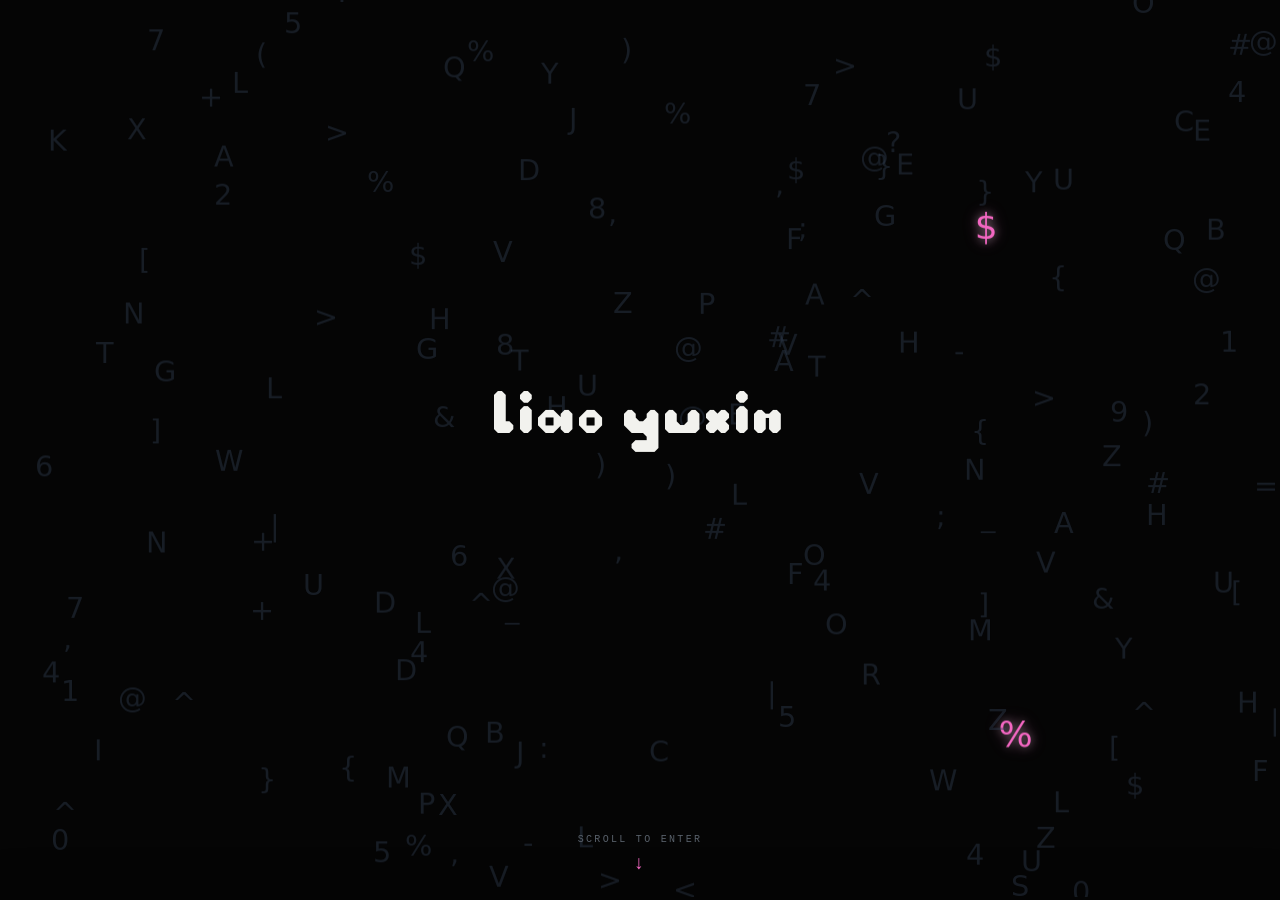
<file: index.html>
<!doctype html>
<html lang="en">
<head>
  <meta charset="UTF-8" />
  <meta name="viewport" content="width=device-width, initial-scale=1.0, viewport-fit=cover" />
  <meta name="theme-color" content="#cfccc7" />
  <meta name="description" content="Step inside Brooke's interactive study." />
  <title>Brooke's Study</title>
  <link rel="stylesheet" href="./styles.css?v=20261102-4" />
  <script src="./vendor/lucide/lucide.min.js"></script>
  <script type="importmap">
    {
      "imports": {
        "three": "./vendor/three/build/three.module.js",
        "three/addons/": "./vendor/three/addons/"
      }
    }
  </script>
</head>
<body>
  <main id="app" class="is-day">
    <div class="scene-fallback" aria-hidden="true"></div>
    <canvas id="scene" aria-label="Interactive 3D study. Select objects to explore Brooke's work and interests."></canvas>

    <section id="rainingIntro" class="raining-intro" aria-label="Opening title" aria-hidden="false">
      <div id="rainingIntroCharacters" class="raining-intro-characters" aria-hidden="true"></div>
      <div class="raining-intro-center">
        <h1 id="rainingIntroTitle">RAINING LETTERS</h1>
      </div>
      <div class="raining-intro-cue" aria-hidden="true">
        <span>SCROLL TO ENTER</span>
        <span class="raining-intro-arrow">&#8595;</span>
      </div>
    </section>

    <div class="toolbar" role="toolbar" aria-label="Room controls">
      <button id="lampToggle" class="icon-button" type="button" aria-pressed="false" title="Toggle desk lamp">
        <i data-lucide="lightbulb"></i>
        <span class="sr-only">Toggle desk lamp</span>
      </button>
      <button id="timeToggle" class="icon-button" type="button" aria-pressed="false" title="Switch to night">
        <i data-lucide="moon"></i>
        <span class="sr-only">Switch to night</span>
      </button>
      <button id="indexToggle" class="icon-button" type="button" aria-expanded="false" aria-controls="objectMenu" title="Open room index">
        <i data-lucide="list"></i>
        <span class="sr-only">Open room index</span>
      </button>
      <button id="rainingIntroToggle" class="icon-button" type="button" title="Show opening">
        <i data-lucide="sparkles"></i>
        <span class="sr-only">Show opening</span>
      </button>
    </div>

    <div id="focusControls" class="focus-controls" role="toolbar" aria-label="Camera controls" hidden>
      <button class="icon-button" type="button" data-camera-action="exit" title="Return to room">
        <i data-lucide="arrow-left"></i>
        <span class="sr-only">Return to room</span>
      </button>
      <button class="icon-button" type="button" data-camera-action="rotate-left" title="Rotate left">
        <i data-lucide="rotate-ccw"></i>
        <span class="sr-only">Rotate left</span>
      </button>
      <button class="icon-button" type="button" data-camera-action="rotate-right" title="Rotate right">
        <i data-lucide="rotate-cw"></i>
        <span class="sr-only">Rotate right</span>
      </button>
      <button class="icon-button" type="button" data-camera-action="zoom-out" title="Zoom out">
        <i data-lucide="zoom-out"></i>
        <span class="sr-only">Zoom out</span>
      </button>
      <button class="icon-button" type="button" data-camera-action="zoom-in" title="Zoom in">
        <i data-lucide="zoom-in"></i>
        <span class="sr-only">Zoom in</span>
      </button>
      <button class="icon-button" type="button" data-camera-action="reset" title="Reset view">
        <i data-lucide="scan"></i>
        <span class="sr-only">Reset view</span>
      </button>
    </div>

    <nav id="objectMenu" class="object-menu" aria-label="Room index" hidden>
      <button type="button" data-focus-object="laptop">Laptop <span>Terminal</span></button>
      <button type="button" data-focus-object="books">Bookshelf <span>Reading notes</span></button>
      <button type="button" data-focus-object="turntable">Turntable <span>Listening shelf</span></button>
      <button type="button" data-focus-object="coffee">Coffee cup <span>Cat-puccino</span></button>
      <button type="button" data-focus-object="camera">Camera <span>Kiev-4</span></button>
      <button type="button" data-focus-object="poster">Wall poster <span>Films and gaze</span></button>
      <button type="button" data-focus-object="sports">Sports corner <span>Practice and endurance</span></button>
      <button type="button" data-focus-object="music">Ukulele <span>Voice notes</span></button>
    </nav>

    <div id="hoverLabel" class="hover-label" aria-hidden="true">
      <span></span>
    </div>

    <button id="laptopHotspot" class="laptop-hotspot" type="button" aria-label="Open laptop terminal" hidden></button>

    <section id="contentPanel" class="content-panel" aria-labelledby="panelTitle" aria-hidden="true">
      <button id="panelClose" class="icon-button panel-close" type="button" title="Return to room">
        <i data-lucide="x"></i>
        <span class="sr-only">Return to room</span>
      </button>
      <p id="panelEyebrow" class="panel-eyebrow"></p>
      <h2 id="panelTitle"></h2>
      <div id="panelBody" class="panel-body"></div>
    </section>

    <section id="terminalOverlay" class="terminal-overlay" aria-label="Brooke terminal" aria-hidden="true">
      <div class="terminal-shell">
        <div class="terminal-bar">
          <span>guest@brooke: ~</span>
        </div>
        <div id="terminalOutput" class="terminal-output" role="log" aria-live="polite"></div>
        <form id="terminalForm" class="terminal-form" autocomplete="off">
          <label for="terminalInput" class="terminal-prompt" aria-label="Command prompt">
            <span class="prompt-user">guest</span><span class="prompt-at">@</span><span class="prompt-host">brooke</span><span>:~$</span>
          </label>
          <input id="terminalInput" name="command" type="text" inputmode="text" autocomplete="off" autocapitalize="off" spellcheck="false" aria-label="Terminal command" />
        </form>
      </div>
    </section>

    <section id="loadingOverlay" class="loading-overlay" data-stage="room" aria-live="polite">
      <div class="loading-simple">
        <span class="loading-spinner" aria-hidden="true"></span>
        <p id="loadingPhase">Loading room...</p>
        <p id="loadingText" class="loading-status">Preparing the study...</p>
        <div class="loading-progress" role="progressbar" aria-label="Loading room" aria-valuemin="0" aria-valuemax="100" aria-valuenow="2">
          <span id="loadingBar"></span>
        </div>
        <span id="loadingPercent" class="loading-percent">02%</span>
      </div>
    </section>

    <div id="errorNotice" class="error-notice" role="alert" hidden>
      <strong>The room could not be opened.</strong>
      <span>The written archive is still available through the terminal index.</span>
    </div>
  </main>

  <script>
    window.__roomBootTimer = window.setTimeout(() => {
      const roomApp = document.querySelector("#app");
      if (roomApp?.classList.contains("is-ready")) return;
      roomApp?.classList.add("is-ready");
      const notice = document.querySelector("#errorNotice");
      if (!notice) return;
      notice.querySelector("strong").textContent = "The 3D room is taking longer than expected.";
      notice.querySelector("span").textContent = "The preview image is available while the room finishes loading.";
      notice.hidden = false;
    }, 18000);
  </script>
  <script type="module" src="./app.js?v=20261102-4"></script>
</body>
</html>
</file>
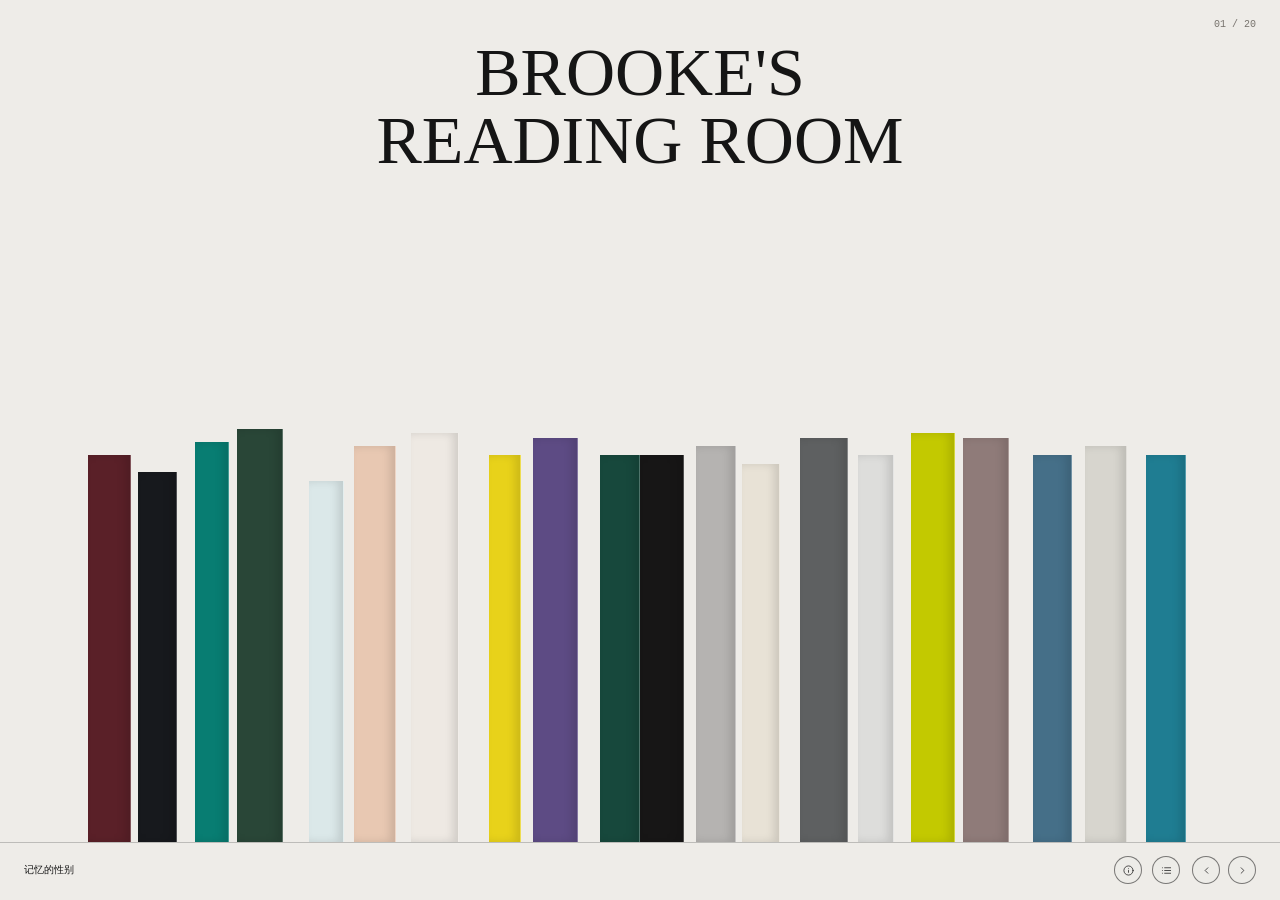
<file: bookshelf/index.html>
<!doctype html>
<html lang="en">
<head>
  <meta charset="UTF-8" />
  <meta name="viewport" content="width=device-width, initial-scale=1.0, viewport-fit=cover" />
  <meta name="theme-color" content="#eeece8" />
  <meta name="description" content="A quiet collection of books selected for Brooke's reading room." />
  <title>Brooke's Reading Room</title>
  <link rel="stylesheet" href="./styles.css?v=20260811-27" />
  <script defer src="./vendor/lucide/lucide.min.js"></script>
</head>
<body>
  <main class="library">
    <header class="masthead" aria-labelledby="pageTitle">
      <div class="masthead-meta" aria-label="Edition details">
        <p><span id="activeNumber">01</span> / <span id="totalBooks">20</span></p>
      </div>
      <h1 id="pageTitle">Brooke's<br />Reading Room</h1>
    </header>

    <section class="shelf-region" aria-label="Brooke's reading room shelf">
      <div class="shelf-toolbar">
        <p id="activeTitle" aria-live="polite">记忆的性别</p>
        <div class="shelf-actions" role="group" aria-label="Shelf navigation">
          <button class="icon-button shelf-help-toggle" id="shelfHelpToggle" type="button" title="How to use the shelf" aria-expanded="false" aria-controls="shelfHelp">
            <i data-lucide="info"></i>
            <span class="sr-only">How to use the shelf</span>
          </button>
          <button class="icon-button book-index-toggle" id="bookIndexToggle" type="button" title="View all books" aria-expanded="false" aria-controls="bookIndex">
            <i data-lucide="list"></i>
            <span class="sr-only">View all books</span>
          </button>
          <button class="icon-button" id="previousBook" type="button" title="Previous book">
            <i data-lucide="chevron-left"></i>
            <span class="sr-only">Previous book</span>
          </button>
          <button class="icon-button" id="nextBook" type="button" title="Next book">
            <i data-lucide="chevron-right"></i>
            <span class="sr-only">Next book</span>
          </button>
        </div>
      </div>

      <aside class="shelf-help" id="shelfHelp" role="dialog" aria-labelledby="shelfHelpTitle" aria-hidden="true" hidden>
        <header>
          <p id="shelfHelpTitle">Shelf controls</p>
          <button class="shelf-help-close" id="shelfHelpClose" type="button" title="Close shelf controls">
            <i data-lucide="x"></i>
            <span class="sr-only">Close shelf controls</span>
          </button>
        </header>
        <div class="shelf-help-row">
          <i data-lucide="mouse-pointer-2" aria-hidden="true"></i>
          <p><strong>Mouse</strong><span>Hover to preview · Click to open</span></p>
        </div>
        <div class="shelf-help-row">
          <i data-lucide="keyboard" aria-hidden="true"></i>
          <p><strong>Keyboard</strong><span><kbd>←</kbd><kbd>→</kbd> choose · <kbd>Space</kbd> open / return</span></p>
        </div>
      </aside>

      <div class="shelf-viewport" id="shelfViewport" tabindex="0" aria-describedby="shelfStatus">
        <div class="books-track" id="booksTrack"></div>
      </div>
      <p class="sr-only" id="shelfStatus">Use the left and right arrow keys to choose a book. Press Space to open it or return to the shelf.</p>
      <div class="shelf-rule" aria-hidden="true"></div>
    </section>

    <section class="book-index" id="bookIndex" aria-labelledby="bookIndexTitle" aria-hidden="true" hidden>
      <header class="book-index-header">
        <div>
          <p>Book index / <span id="bookIndexCount">20</span> volumes</p>
          <h2 id="bookIndexTitle">All books</h2>
        </div>
        <button class="book-index-close" id="bookIndexClose" type="button" title="Return to shelf">
          <i data-lucide="x"></i>
          <span class="sr-only">Return to shelf</span>
        </button>
      </header>
      <ol class="book-index-list" id="bookIndexList"></ol>
    </section>

    <section class="book-detail" id="bookDetail" role="dialog" aria-modal="true" aria-labelledby="detailTitle" aria-hidden="true" hidden>
      <button class="detail-close" id="detailClose" type="button" title="Return to shelf">
        <i data-lucide="x"></i>
        <span class="sr-only">Return to shelf</span>
      </button>

      <div class="detail-book-shell" id="detailBookShell" aria-hidden="true">
        <div class="detail-book">
          <div class="detail-face detail-front" id="detailFront"></div>
        </div>
      </div>

      <div class="detail-copy" id="detailCopy" tabindex="-1">
        <div class="detail-copy-meta">
          <span id="detailNumber">01 / 10</span>
        </div>
        <p class="detail-kicker">Brooke Reading Room</p>
        <h2 id="detailTitle"></h2>
        <p class="detail-author" id="detailAuthor"></p>
        <div class="detail-description" id="detailDescription"></div>
        <div class="detail-footer">
          <button id="detailReturn" type="button">
            <i data-lucide="arrow-left"></i>
            <span>Return to shelf</span>
          </button>
        </div>
      </div>
    </section>
  </main>

  <script defer src="./catalog.js?v=20260811-6"></script>
  <script defer src="./app.js?v=20260811-28"></script>
</body>
</html>
</file>
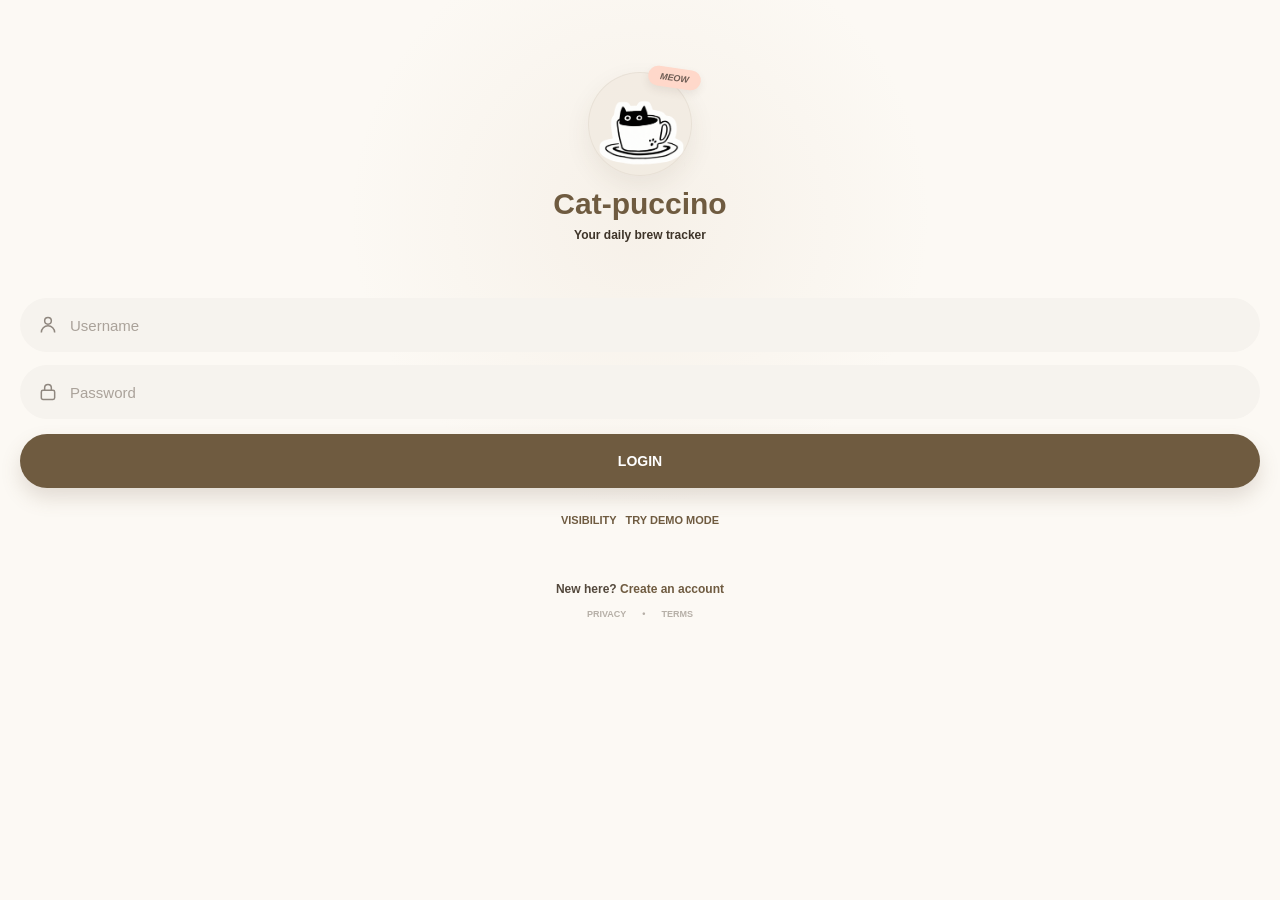
<file: assets/embeds/cat-puccino-preview.html>
<!doctype html>
<html lang="en">
<head>
  <meta charset="UTF-8" />
  <meta name="viewport" content="width=device-width, initial-scale=1.0" />
  <title>Cat-puccino Preview</title>
  <style>
    :root {
      color-scheme: light;
      font-family: "Avenir Next", Avenir, "Segoe UI", sans-serif;
      background: #fcf9f4;
      color: #382f25;
    }

    * {
      box-sizing: border-box;
    }

    html,
    body {
      width: 100%;
      min-height: 100%;
      margin: 0;
      overflow: hidden;
      background: #fcf9f4;
    }

    body {
      min-height: 100vh;
    }

    .screen {
      position: relative;
      display: flex;
      min-height: 100vh;
      padding: clamp(42px, 8vh, 72px) 20px 30px;
      flex-direction: column;
      align-items: center;
      overflow: hidden;
      background:
        radial-gradient(circle at 50% 24%, rgba(220, 202, 180, 0.18), transparent 31%),
        #fcf9f4;
    }

    .screen::before {
      position: absolute;
      inset: 0;
      background-image: radial-gradient(rgba(111, 91, 64, 0.09) 0.7px, transparent 0.7px);
      background-size: 10px 10px;
      content: "";
      opacity: 0.2;
      pointer-events: none;
    }

    .identity,
    .login {
      position: relative;
      z-index: 1;
      width: 100%;
    }

    .identity {
      text-align: center;
    }

    .mascot {
      position: relative;
      display: grid;
      width: 104px;
      aspect-ratio: 1;
      margin: 0 auto 13px;
      place-items: center;
      border: 1px solid rgba(111, 91, 64, 0.08);
      border-radius: 50%;
      background: rgba(240, 233, 223, 0.72);
      box-shadow: 0 10px 26px rgba(76, 58, 34, 0.08);
    }

    .mascot img {
      width: 88%;
      height: 88%;
      object-fit: contain;
    }

    .meow {
      position: absolute;
      top: -5px;
      right: -10px;
      padding: 5px 12px;
      border-radius: 999px;
      background: #ffd8ca;
      box-shadow: 0 4px 9px rgba(91, 65, 55, 0.09);
      color: #6d5b53;
      font-size: 9px;
      font-style: italic;
      font-weight: 700;
      letter-spacing: 0;
      transform: rotate(8deg);
    }

    h1 {
      margin: 0;
      color: #6f5b40;
      font-size: 30px;
      font-weight: 800;
      letter-spacing: 0;
      line-height: 1;
    }

    .subtitle {
      margin: 9px 0 0;
      color: #3e3429;
      font-size: 12px;
      font-weight: 700;
    }

    .login {
      display: grid;
      margin-top: clamp(34px, 7vh, 56px);
      gap: 13px;
    }

    .field {
      display: flex;
      min-height: 54px;
      padding: 0 18px;
      align-items: center;
      gap: 12px;
      border-radius: 999px;
      background: #f6f3ee;
      color: #aaa29a;
    }

    .field svg {
      width: 20px;
      height: 20px;
      flex: 0 0 auto;
      stroke: #8f877f;
      stroke-width: 1.8;
    }

    .field span {
      font-size: 15px;
      font-weight: 500;
    }

    .login-button {
      min-height: 54px;
      margin-top: 2px;
      border: 0;
      border-radius: 999px;
      background: #6f5b40;
      box-shadow: 0 10px 20px rgba(111, 91, 64, 0.18);
      color: white;
      font: inherit;
      font-size: 14px;
      font-weight: 800;
      letter-spacing: 0;
    }

    .demo {
      margin: 13px 0 0;
      color: #6f5b40;
      font-size: 11px;
      font-weight: 800;
      text-align: center;
      text-transform: uppercase;
    }

    .account {
      margin: clamp(34px, 7vh, 56px) 0 0;
      color: #53483c;
      font-size: 12px;
      font-weight: 600;
      text-align: center;
    }

    .account strong {
      color: #6f5b40;
    }

    .legal {
      display: flex;
      margin-top: 13px;
      justify-content: center;
      gap: 16px;
      color: #b6afa7;
      font-size: 9px;
      font-weight: 700;
      letter-spacing: 0;
      text-transform: uppercase;
    }

    .legal span + span::before {
      margin-right: 16px;
      content: "\2022";
    }
  </style>
</head>
<body>
  <main class="screen" aria-label="Cat-puccino login preview">
    <header class="identity">
      <div class="mascot">
        <img src="./cat-cup.png" alt="Cat peeking from a coffee cup" />
        <span class="meow">MEOW</span>
      </div>
      <h1>Cat-puccino</h1>
      <p class="subtitle">Your daily brew tracker</p>
    </header>

    <section class="login" aria-label="Login preview">
      <div class="field">
        <svg viewBox="0 0 24 24" fill="none" aria-hidden="true">
          <path d="M20 21a8 8 0 0 0-16 0" />
          <circle cx="12" cy="7" r="4" />
        </svg>
        <span>Username</span>
      </div>
      <div class="field">
        <svg viewBox="0 0 24 24" fill="none" aria-hidden="true">
          <rect x="4" y="10" width="16" height="11" rx="2" />
          <path d="M8 10V7a4 4 0 0 1 8 0v3" />
        </svg>
        <span>Password</span>
      </div>
      <button class="login-button" type="button" tabindex="-1">LOGIN</button>
      <p class="demo">Visibility&nbsp;&nbsp; Try demo mode</p>
    </section>

    <p class="account">New here? <strong>Create an account</strong></p>
      <div class="legal" aria-hidden="true"><span>Privacy</span><span>Terms</span></div>
  </main>
</body>
</html>
</file>
<file: styles.css>
:root {
  color-scheme: light;
  font-family: Inter, ui-sans-serif, system-ui, -apple-system, BlinkMacSystemFont, "Segoe UI", sans-serif;
  --ink: #171819;
  --muted: #676864;
  --paper: #f4f3ef;
  --line: rgba(23, 24, 25, 0.18);
  --glass: rgba(244, 243, 239, 0.9);
  --accent: #b8493f;
  --terminal: #1b1c1e;
  --terminal-text: #e8e8e2;
  --terminal-muted: #858d96;
  --terminal-green: #70ff3b;
  --terminal-red: #ff5f56;
  --terminal-blue: #5db6e8;
}

@font-face {
  font-family: "Mathigon";
  src: url("./assets/fonts/mathigon-notregular.woff") format("woff");
  font-style: normal;
  font-weight: 400 700;
  font-display: swap;
}

* {
  box-sizing: border-box;
}

[hidden] {
  display: none !important;
}

html,
body {
  width: 100%;
  height: 100%;
  margin: 0;
  overflow: hidden;
  background: #cfccc7;
  color: var(--ink);
}

button,
input {
  font: inherit;
}

button {
  color: inherit;
}

button:focus-visible,
input:focus-visible,
textarea:focus-visible {
  outline: 2px solid var(--accent);
  outline-offset: 3px;
}

.sr-only {
  position: absolute;
  width: 1px;
  height: 1px;
  padding: 0;
  margin: -1px;
  overflow: hidden;
  clip: rect(0, 0, 0, 0);
  white-space: nowrap;
  border: 0;
}

#app {
  position: relative;
  width: 100%;
  height: 100%;
  isolation: isolate;
  background: #cfccc7;
}

.scene-fallback,
#scene {
  position: absolute;
  inset: 0;
  width: 100%;
  height: 100%;
}

.raining-intro {
  --raining-accent: #f367c2;
  position: absolute;
  inset: 0;
  z-index: 90;
  display: grid;
  place-items: center;
  overflow: hidden;
  background: #050505;
  color: #f2f2ee;
  isolation: isolate;
  transform: translateY(0);
  will-change: transform;
  transition: transform 920ms cubic-bezier(0.76, 0, 0.24, 1), visibility 0s linear;
}

.raining-intro::after {
  position: absolute;
  right: 0;
  bottom: 0;
  left: 0;
  height: 3px;
  content: "";
  background: rgba(5, 5, 5, 0.96);
  box-shadow: 0 -14px 30px rgba(0, 0, 0, 0.52);
  pointer-events: none;
}

.raining-intro.is-dismissed {
  transform: translateY(-100%);
  visibility: hidden;
  pointer-events: none;
  transition-delay: 0s, 920ms;
}

.raining-intro-characters {
  position: absolute;
  inset: 0;
  overflow: hidden;
  pointer-events: none;
}

.raining-intro-character {
  position: absolute;
  top: -5vh;
  color: #334155;
  font-family: Inter, ui-sans-serif, system-ui, -apple-system, BlinkMacSystemFont, "Segoe UI", sans-serif;
  font-size: 1.8rem;
  font-weight: 200;
  line-height: 1;
  opacity: 0.4;
  user-select: none;
  will-change: transform;
}

.raining-intro-character.is-active {
  color: var(--raining-accent);
  opacity: 1;
  scale: 1.25;
  text-shadow: 0 0 8px rgba(244, 243, 239, 0.42), 0 0 13px color-mix(in srgb, var(--raining-accent) 42%, transparent);
}

.raining-intro-center {
  position: relative;
  z-index: 2;
  display: grid;
  justify-items: center;
  width: min(720px, calc(100vw - 40px));
  text-align: center;
}

.raining-intro-kicker,
.raining-intro-subtitle,
.raining-intro-cue,
.raining-tuner {
  font-family: "SFMono-Regular", Consolas, "Liberation Mono", Menlo, monospace;
}

.raining-intro-kicker {
  margin: 0 0 24px;
  color: #71839d;
  font-size: 11px;
  letter-spacing: 0.24em;
}

#rainingIntroTitle {
  display: block;
  width: min(580px, 100%);
  min-height: 2.05em;
  margin: 0;
  color: #f2f2ee;
  font-family: "Mathigon", "SFMono-Regular", Consolas, monospace;
  font-size: 60px;
  font-weight: 700;
  letter-spacing: 0.05em;
  line-height: 1;
}

#rainingIntroTitle.is-long {
  font-size: 60px;
}

#rainingIntroTitle.is-very-long {
  width: min(500px, 100%);
  font-size: 60px;
}

#rainingIntroTitle.is-scrambling {
  overflow-wrap: anywhere;
  word-break: break-all;
}

#rainingIntroTitle .dud {
  color: var(--raining-accent);
  opacity: 0.72;
}

.raining-intro-subtitle {
  margin: 24px 0 0;
  color: #8e969f;
  font-size: 12px;
  letter-spacing: 0.08em;
}

.raining-tuner {
  position: absolute;
  top: 50%;
  right: max(20px, env(safe-area-inset-right));
  z-index: 4;
  display: grid;
  width: 210px;
  padding: 14px;
  gap: 18px;
  transform: translateY(-50%);
  border: 1px solid rgba(113, 131, 157, 0.45);
  border-radius: 4px;
  background: rgba(8, 9, 10, 0.84);
  color: #b8c1cc;
  box-shadow: 0 12px 34px rgba(0, 0, 0, 0.28);
  backdrop-filter: blur(12px);
}

.raining-tuner-toolbar {
  display: flex;
  min-height: 24px;
  align-items: center;
  justify-content: flex-end;
  gap: 6px;
}

.raining-save-status {
  margin-right: auto;
  color: var(--raining-accent);
  font-size: 9px;
  letter-spacing: 0.12em;
}

.raining-tuner-content {
  display: grid;
  gap: 18px;
}

.raining-tuner-toggle svg {
  transition: transform 180ms ease;
}

.raining-tuner.is-collapsed {
  width: 58px;
  padding: 8px;
  gap: 0;
}

.raining-tuner.is-collapsed .raining-tuner-content {
  display: none;
}

.raining-tuner.is-collapsed .raining-save-status,
.raining-tuner.is-collapsed #rainingSave,
.raining-tuner.is-collapsed #rainingReset {
  display: none;
}

.raining-tuner.is-collapsed .raining-tuner-toggle svg {
  transform: rotate(180deg);
}

.raining-tuner-group {
  display: grid;
  gap: 10px;
}

.raining-tuner-heading {
  display: flex;
  align-items: center;
  justify-content: space-between;
  gap: 12px;
  font-size: 10px;
  letter-spacing: 0.14em;
}

.raining-tuner-heading label {
  color: #71839d;
}

.raining-tuner-heading > span:not(.raining-speed-readout):not(.raining-tuner-heading-actions) {
  color: #59616b;
  font-size: 9px;
  letter-spacing: 0.08em;
}

.raining-tuner-heading output {
  color: #d7d9d6;
  font-variant-numeric: tabular-nums;
  letter-spacing: 0;
}

.raining-tuner-heading-actions {
  display: inline-flex;
  align-items: center;
  gap: 8px;
}

.raining-tuner-reset {
  display: inline-grid;
  width: 24px;
  height: 24px;
  padding: 0;
  place-items: center;
  border: 1px solid rgba(113, 131, 157, 0.5);
  border-radius: 3px;
  background: transparent;
  color: #8e969f;
  cursor: pointer;
  transition: border-color 160ms ease, color 160ms ease, background-color 160ms ease;
}

.raining-tuner-reset:hover,
.raining-tuner-reset:focus-visible {
  border-color: var(--raining-accent);
  background: color-mix(in srgb, var(--raining-accent) 10%, transparent);
  color: #f2f2ee;
}

.raining-tuner-reset.is-saved {
  border-color: var(--raining-accent);
  background: color-mix(in srgb, var(--raining-accent) 14%, transparent);
  color: var(--raining-accent);
}

.raining-tuner-reset svg {
  width: 13px;
  height: 13px;
  stroke-width: 1.8;
}

.raining-speed-readout {
  display: inline-flex;
  align-items: center;
  gap: 4px;
  color: #d7d9d6;
  font-variant-numeric: tabular-nums;
  letter-spacing: 0;
}

.raining-speed-readout input {
  width: 34px;
  padding: 0;
  border: 0;
  background: transparent;
  color: inherit;
  font: inherit;
  text-align: right;
  appearance: textfield;
}

.raining-speed-readout input::-webkit-inner-spin-button,
.raining-speed-readout input::-webkit-outer-spin-button {
  margin: 0;
  appearance: none;
}

.raining-color-controls {
  display: flex;
  align-items: center;
  gap: 10px;
}

.raining-color-input {
  width: 34px;
  height: 34px;
  flex: 0 0 auto;
  padding: 2px;
  border: 1px solid #53677f;
  border-radius: 3px;
  background: transparent;
  cursor: pointer;
}

.raining-color-input::-webkit-color-swatch-wrapper {
  padding: 0;
}

.raining-color-input::-webkit-color-swatch {
  border: 0;
  border-radius: 1px;
}

.raining-swatches {
  display: grid;
  flex: 1;
  grid-template-columns: repeat(5, 1fr);
  gap: 6px;
}

.raining-swatches button {
  aspect-ratio: 1;
  width: 100%;
  padding: 0;
  border: 1px solid rgba(244, 243, 239, 0.2);
  border-radius: 2px;
  background: var(--swatch);
  cursor: pointer;
}

.raining-swatches button[aria-pressed="true"] {
  outline: 1px solid #f2f2ee;
  outline-offset: 2px;
}

.raining-speed-input {
  width: 100%;
  margin: 0;
  accent-color: var(--raining-accent);
  cursor: pointer;
}

.raining-phrase-input {
  width: 100%;
  min-height: 98px;
  padding: 8px 9px;
  resize: vertical;
  border: 1px solid rgba(113, 131, 157, 0.45);
  border-radius: 3px;
  outline: 0;
  background: rgba(3, 4, 5, 0.72);
  color: #d7d9d6;
  font-family: "SFMono-Regular", Consolas, "Liberation Mono", Menlo, monospace;
  font-size: 10px;
  line-height: 1.5;
}

.raining-phrase-input:focus {
  border-color: var(--raining-accent);
}

.raining-text-speed-heading {
  margin-top: 5px;
}

.raining-intro-cue {
  position: absolute;
  bottom: max(25px, env(safe-area-inset-bottom));
  z-index: 2;
  display: grid;
  justify-items: center;
  gap: 8px;
  color: #59616b;
  font-size: 10px;
  letter-spacing: 0.23em;
  animation: raining-intro-pulse 2.2s ease-in-out infinite;
}

.raining-intro-arrow {
  color: var(--raining-accent);
  font-size: 19px;
}

@keyframes raining-intro-pulse {
  0%, 100% { opacity: 0.55; transform: translateY(0); }
  50% { opacity: 1; transform: translateY(4px); }
}

@media (prefers-reduced-motion: reduce) {
  .raining-intro-cue { animation: none; }
  .raining-intro { transition-duration: 1ms; }
}

@media (max-width: 560px) {
  .raining-tuner {
    top: max(14px, env(safe-area-inset-top));
    right: 14px;
    left: 14px;
    width: auto;
    max-height: min(360px, calc(50vh - 20px));
    padding: 10px 12px;
    grid-template-columns: minmax(0, 1fr) minmax(0, 0.8fr);
    gap: 12px;
    overflow-y: auto;
    scrollbar-width: thin;
    transform: none;
  }

  .raining-tuner-content {
    gap: 12px;
  }

  .raining-phrase-input {
    min-height: 72px;
    resize: none;
  }

  .raining-tuner-toolbar,
  .raining-tuner-content {
    grid-column: 1 / -1;
  }

  .raining-tuner.is-collapsed {
    right: 14px;
    left: auto;
    width: 58px;
    max-height: none;
    overflow: visible;
  }

  #rainingIntroTitle {
    min-height: 92px;
    font-size: 46px;
  }

  #rainingIntroTitle.is-long {
    font-size: 40px;
  }

  #rainingIntroTitle.is-very-long {
    width: min(330px, 100%);
    font-size: 40px;
  }

  .raining-intro-subtitle {
    max-width: 280px;
    line-height: 1.6;
  }
}

.scene-fallback {
  z-index: -2;
  background: #cfccc7;
}

#scene {
  display: block;
  z-index: -1;
  touch-action: none;
  opacity: 0;
  transition: opacity 420ms ease;
}

#app.is-ready #scene {
  opacity: 1;
}

.site-mark {
  position: absolute;
  top: max(24px, env(safe-area-inset-top));
  left: max(26px, env(safe-area-inset-left));
  z-index: 4;
  pointer-events: none;
  user-select: none;
  color: #f4f3ef;
  text-shadow: 0 1px 8px rgba(0, 0, 0, 0.48);
}

.site-mark p,
.site-mark h1 {
  margin: 0;
  letter-spacing: 0;
}

.site-mark p {
  margin-bottom: 5px;
  color: rgba(244, 243, 239, 0.72);
  font-size: 10px;
  font-weight: 700;
}

.site-mark h1 {
  font-family: Georgia, "Times New Roman", serif;
  font-size: 21px;
  line-height: 1;
  font-weight: 700;
}

.toolbar {
  position: absolute;
  top: max(20px, env(safe-area-inset-top));
  left: 50%;
  z-index: 8;
  display: flex;
  gap: 8px;
  transform: translateX(-50%);
}

.focus-controls {
  position: absolute;
  left: max(20px, env(safe-area-inset-left));
  bottom: max(20px, env(safe-area-inset-bottom));
  z-index: 9;
  display: flex;
  gap: 6px;
}

.focus-controls[hidden] {
  display: none;
}

.focus-controls .icon-button {
  width: 38px;
  height: 38px;
  border-color: rgba(255, 255, 255, 0.2);
  background: rgba(23, 24, 25, 0.68);
  color: #f4f3ef;
  backdrop-filter: blur(10px);
}

.focus-controls .icon-button:hover {
  border-color: rgba(255, 255, 255, 0.38);
  background: rgba(23, 24, 25, 0.9);
}

.focus-controls .icon-button svg {
  width: 17px;
  height: 17px;
}

.icon-button {
  position: relative;
  display: inline-grid;
  width: 44px;
  height: 44px;
  padding: 0;
  place-items: center;
  border: 1px solid var(--line);
  border-radius: 50%;
  background: rgba(244, 243, 239, 0.76);
  backdrop-filter: blur(12px);
  cursor: pointer;
  transition: background-color 280ms ease, border-color 280ms ease, color 280ms ease, transform 360ms cubic-bezier(0.22, 1, 0.36, 1);
}

.icon-button:hover {
  background: rgba(255, 255, 255, 0.94);
  border-color: rgba(23, 24, 25, 0.34);
  transform: translateY(-1px);
}

.icon-button svg {
  width: 19px;
  height: 19px;
  stroke-width: 1.7;
}

.object-menu {
  position: absolute;
  top: 78px;
  left: 50%;
  z-index: 10;
  width: min(340px, calc(100vw - 32px));
  padding: 6px;
  transform: translateX(-50%);
  border: 1px solid var(--line);
  border-radius: 6px;
  background: rgba(244, 243, 239, 0.96);
  box-shadow: 0 18px 48px rgba(25, 24, 21, 0.16);
  backdrop-filter: blur(16px);
}

.object-menu[hidden] {
  display: none;
}

.object-menu button {
  display: flex;
  width: 100%;
  min-height: 42px;
  padding: 9px 10px;
  align-items: center;
  justify-content: space-between;
  gap: 20px;
  border: 0;
  border-radius: 3px;
  background: transparent;
  font-size: 13px;
  font-weight: 650;
  text-align: left;
  cursor: pointer;
}

.object-menu button:hover {
  background: #e8e6df;
}

.object-menu button[disabled] {
  color: #999894;
  cursor: not-allowed;
}

.object-menu span {
  color: var(--muted);
  font-size: 11px;
  font-weight: 450;
}

.hover-label {
  position: absolute;
  left: 50%;
  bottom: max(28px, env(safe-area-inset-bottom));
  z-index: 4;
  min-height: 32px;
  padding: 8px 12px;
  transform: translate(-50%, 8px);
  border: 1px solid var(--line);
  border-radius: 4px;
  background: rgba(244, 243, 239, 0.88);
  color: var(--ink);
  font-size: 12px;
  font-weight: 650;
  opacity: 0;
  pointer-events: none;
  transition: opacity 140ms ease, transform 140ms ease;
  backdrop-filter: blur(10px);
}

.hover-label.is-visible {
  opacity: 1;
  transform: translate(-50%, 0);
}

.content-panel {
  position: absolute;
  top: 92px;
  right: max(24px, env(safe-area-inset-right));
  bottom: max(24px, env(safe-area-inset-bottom));
  z-index: 12;
  width: min(380px, calc(100vw - 48px));
  padding: 28px;
  overflow: auto;
  border: 1px solid rgba(255, 255, 255, 0.54);
  border-radius: 6px;
  background: rgba(244, 243, 239, 0.94);
  color: var(--ink);
  box-shadow: 0 28px 70px rgba(19, 18, 16, 0.2);
  opacity: 0;
  pointer-events: none;
  transform: translateX(24px);
  transition: opacity 440ms ease, transform 560ms cubic-bezier(0.22, 1, 0.36, 1), box-shadow 560ms ease;
  backdrop-filter: blur(18px);
  will-change: opacity, transform;
}

.content-panel.is-open {
  opacity: 1;
  pointer-events: auto;
  transform: translateX(0);
}

.content-panel > .panel-eyebrow,
.content-panel > h2,
.content-panel > .panel-body {
  opacity: 0;
  transform: translateY(8px);
  transition: opacity 420ms ease, transform 540ms cubic-bezier(0.22, 1, 0.36, 1);
}

.content-panel.is-open > .panel-eyebrow,
.content-panel.is-open > h2,
.content-panel.is-open > .panel-body {
  opacity: 1;
  transform: translateY(0);
}

.content-panel.is-open > h2 {
  transition-delay: 50ms;
}

.content-panel.is-open > .panel-body {
  transition-delay: 100ms;
}

.panel-close {
  position: absolute;
  top: 16px;
  right: 16px;
  width: 36px;
  height: 36px;
}

.panel-eyebrow {
  margin: 2px 44px 16px 0;
  color: var(--accent);
  font-size: 10px;
  line-height: 1.4;
  font-weight: 800;
}

.content-panel h2 {
  max-width: 300px;
  margin: 0 0 28px;
  font-family: Georgia, "Times New Roman", serif;
  font-size: 30px;
  line-height: 1.08;
  letter-spacing: 0;
  font-weight: 700;
}

.panel-body {
  color: #343533;
  font-family: Georgia, "Times New Roman", serif;
  font-size: 15px;
  line-height: 1.65;
}

.panel-body p {
  margin: 0 0 18px;
}

.panel-list {
  margin: 26px 0 0;
  padding: 0;
  list-style: none;
  border-top: 1px solid var(--line);
}

.panel-list li {
  padding: 16px 0;
  border-bottom: 1px solid var(--line);
}

.panel-list strong,
.panel-list span {
  display: block;
}

.panel-list strong {
  margin-bottom: 4px;
  color: var(--ink);
  font-family: Inter, ui-sans-serif, system-ui, sans-serif;
  font-size: 13px;
}

.panel-list span {
  color: var(--muted);
  font-size: 13px;
}

.content-panel.is-books-panel,
.content-panel.is-sports-panel {
  width: min(860px, calc(100vw - 48px));
}

.content-panel.is-sports-panel {
  top: 58px;
  bottom: 24px;
  padding: clamp(28px, 4vw, 54px);
  border-color: rgba(83, 65, 53, 0.22);
  border-radius: 8px;
  background: rgba(226, 222, 214, 0.97);
  box-shadow: 0 26px 70px rgba(47, 37, 30, 0.24), inset 0 1px 0 rgba(255, 255, 255, 0.35);
}

.content-panel.is-sports-panel > .panel-eyebrow {
  margin: 0 52px 24px 0;
  color: #a84f46;
  font-size: 12px;
  letter-spacing: 0.14em;
}

.content-panel.is-sports-panel > h2 {
  max-width: none;
  margin-bottom: 46px;
  color: #292623;
  font-family: Georgia, "Times New Roman", serif;
  font-size: clamp(32px, 4.4vw, 48px);
  font-weight: 700;
}

.curation-experience {
  display: grid;
  gap: 42px;
  color: #302c28;
  font-family: Inter, ui-sans-serif, system-ui, sans-serif;
}

.curation-main {
  display: grid;
  grid-template-columns: minmax(300px, 1.03fr) minmax(260px, 0.97fr);
  align-items: center;
  gap: clamp(28px, 5vw, 72px);
}

.curation-gallery {
  min-width: 0;
}

.curation-image-frame {
  position: relative;
  width: 100%;
  aspect-ratio: 1 / 1.08;
  overflow: hidden;
  border: 1px solid rgba(83, 65, 53, 0.24);
  border-radius: 30px;
  background: #c4beb4;
  box-shadow: 0 18px 44px rgba(58, 44, 35, 0.2);
  cursor: pointer;
}

.curation-image-frame img {
  display: block;
  width: 100%;
  height: 100%;
  object-fit: cover;
  transition: opacity 300ms ease, transform 700ms cubic-bezier(0.22, 1, 0.36, 1);
}

.curation-image-frame:hover img {
  transform: scale(1.025);
}

.curation-image-frame img.is-changing {
  opacity: 0.2;
}

.curation-dots {
  display: flex;
  min-height: 22px;
  margin-top: 18px;
  justify-content: center;
  align-items: center;
  gap: 12px;
}

.curation-dots button {
  width: 12px;
  height: 12px;
  padding: 0;
  border: 0;
  border-radius: 50%;
  background: #a8a198;
  cursor: pointer;
  transition: width 220ms ease, border-radius 220ms ease, background-color 220ms ease, transform 220ms ease;
}

.curation-dots button[aria-current="true"] {
  width: 34px;
  border-radius: 99px;
  background: #b8493f;
}

.curation-dots button:hover,
.curation-dots button:focus-visible {
  transform: scale(1.12);
}

.curation-copy {
  align-self: center;
}

.curation-icon {
  display: grid;
  width: 76px;
  height: 76px;
  margin-bottom: 24px;
  place-items: center;
  border-radius: 12px;
  background: rgba(184, 73, 63, 0.12);
  color: #b8493f;
  box-shadow: 0 12px 26px rgba(103, 57, 45, 0.1);
}

.curation-icon svg {
  width: 32px;
  height: 32px;
  stroke-width: 1.5;
}

.curation-copy h3 {
  margin: 0 0 26px;
  color: #2b2724;
  font-family: Georgia, "Times New Roman", serif;
  font-size: clamp(25px, 3vw, 36px);
  line-height: 1.05;
  font-weight: 700;
}

.curation-copy p {
  max-width: 34ch;
  margin: 0;
  color: #625b55;
  font-family: Inter, ui-sans-serif, system-ui, sans-serif;
  font-size: clamp(15px, 1.8vw, 21px);
  line-height: 1.6;
}

.curation-tip {
  display: flex;
  margin-top: 30px;
  padding: 15px 18px;
  align-items: center;
  gap: 10px;
  border-left: 3px solid rgba(184, 73, 63, 0.52);
  border-radius: 4px;
  background: rgba(244, 241, 235, 0.62);
  color: #817a72;
  font-size: 13px;
}

.curation-tip svg {
  width: 18px;
  height: 18px;
  color: #b8493f;
  flex: 0 0 auto;
}

.curation-tabs {
  display: flex;
  padding-top: 28px;
  justify-content: center;
  align-items: center;
  flex-wrap: wrap;
  gap: 12px;
  border-top: 1px solid rgba(83, 65, 53, 0.2);
}

.curation-tabs button {
  min-height: 44px;
  padding: 0 28px;
  border: 1px solid rgba(83, 65, 53, 0.26);
  border-radius: 99px;
  background: rgba(255, 255, 255, 0.2);
  color: #716a63;
  cursor: pointer;
  font: 650 14px/1 Inter, ui-sans-serif, system-ui, sans-serif;
  transition: border-color 220ms ease, background-color 220ms ease, color 220ms ease, transform 220ms ease;
}

.curation-tabs button:hover,
.curation-tabs button:focus-visible {
  border-color: rgba(184, 73, 63, 0.58);
  color: #a84f46;
  transform: translateY(-1px);
}

.curation-tabs button[aria-pressed="true"] {
  border-color: #b8493f;
  background: #b8493f;
  color: #fff;
  box-shadow: 0 8px 18px rgba(115, 48, 40, 0.2);
}

.bookshelf-experience {
  display: grid;
  gap: 22px;
}

.bookshelf-intro > p:first-child {
  margin-bottom: 0;
}

.reading-shelf {
  margin-top: 26px;
  font-family: Inter, ui-sans-serif, system-ui, sans-serif;
}

.reading-shelf-row {
  display: flex;
  min-height: 248px;
  padding: 24px 24px 0;
  align-items: flex-end;
  gap: 8px;
  border: 1px solid rgba(29, 28, 25, 0.18);
  border-bottom: 0;
  background: #dddbd4;
  box-shadow: inset 0 20px 34px rgba(45, 43, 38, 0.07);
}

.shelf-book {
  position: relative;
  display: flex;
  width: 82px;
  height: 214px;
  padding: 13px 10px 11px;
  flex: 0 0 auto;
  flex-direction: column;
  justify-content: space-between;
  overflow: hidden;
  border: 1px solid rgba(20, 20, 18, 0.22);
  color: #f2f0e8;
  box-shadow: inset -8px 0 14px rgba(0, 0, 0, 0.1), 2px 2px 0 rgba(255, 255, 255, 0.34);
}

.shelf-book::after {
  content: "";
  position: absolute;
  right: 6px;
  bottom: 0;
  left: 6px;
  height: 3px;
  border-top: 1px solid currentColor;
  border-bottom: 1px solid currentColor;
  opacity: 0.42;
}

.shelf-book-waves {
  height: 224px;
  background: #273c39;
}

.shelf-book-room {
  width: 88px;
  height: 202px;
  background: #914940;
}

.shelf-book-number,
.shelf-book-author {
  font-size: 8px;
  line-height: 1.35;
  font-weight: 700;
  text-transform: uppercase;
}

.shelf-book-number {
  opacity: 0.72;
}

.shelf-book-title {
  font-family: Georgia, "Times New Roman", serif;
  font-size: 15px;
  line-height: 1.08;
}

.shelf-book-author {
  opacity: 0.82;
}

.shelf-book-reserved {
  width: 52px;
  height: 184px;
  padding: 10px 7px;
  justify-content: center;
  align-items: center;
  border-style: dashed;
  background: rgba(246, 244, 238, 0.48);
  color: rgba(31, 31, 29, 0.44);
  box-shadow: none;
}

.shelf-book-reserved::after {
  display: none;
}

.shelf-book-reserved span {
  font-size: 8px;
  font-weight: 750;
  text-transform: uppercase;
  writing-mode: vertical-rl;
  transform: rotate(180deg);
}

.shelf-book-short {
  width: 47px;
  height: 158px;
}

.reading-shelf-board {
  position: relative;
  height: 18px;
  border: 1px solid #594438;
  background: #765b49;
  box-shadow: 0 8px 16px rgba(46, 35, 29, 0.2), inset 0 3px 0 rgba(255, 255, 255, 0.12);
}

.reading-shelf-caption {
  display: flex;
  padding-top: 10px;
  justify-content: space-between;
  gap: 16px;
  color: var(--muted);
  font-size: 8px;
  font-weight: 700;
}

.sports-carousel {
  margin-top: 26px;
  padding: 18px 0 14px;
  overflow: hidden;
  border: 1px solid #242424;
  background: #111;
  color: #f4f3ef;
  font-family: Inter, ui-sans-serif, system-ui, sans-serif;
}

.sports-carousel-track {
  display: flex;
  padding: 0 18px;
  gap: 14px;
  overflow-x: auto;
  scroll-behavior: smooth;
  scroll-snap-type: x mandatory;
  scroll-padding-left: 18px;
  scrollbar-width: none;
  overscroll-behavior-x: contain;
  touch-action: pan-x pan-y;
}

.sports-carousel-track::-webkit-scrollbar {
  display: none;
}

.sports-slide {
  min-width: 0;
  flex: 0 0 78%;
  overflow: hidden;
  border: 1px solid #373737;
  border-radius: 6px;
  background: #202020;
  scroll-snap-align: start;
  transition: border-color 320ms ease, transform 460ms cubic-bezier(0.22, 1, 0.36, 1);
}

.sports-slide:hover {
  border-color: rgba(244, 243, 239, 0.34);
  transform: translateY(-2px);
}

.sports-slide-placeholder {
  position: relative;
  width: 100%;
  aspect-ratio: 4 / 3;
  background: #8d8d89;
}

.sports-slide-placeholder::before,
.sports-slide-placeholder::after {
  content: "";
  position: absolute;
  top: 50%;
  left: 50%;
  background: rgba(255, 255, 255, 0.3);
  transform: translate(-50%, -50%);
}

.sports-slide-placeholder::before {
  width: 34px;
  height: 1px;
}

.sports-slide-placeholder::after {
  width: 1px;
  height: 34px;
}

.sports-slide-copy {
  display: grid;
  min-height: 88px;
  padding: 15px;
  align-content: space-between;
  gap: 12px;
}

.sports-slide-copy span {
  color: #aaa9a5;
  font-size: 8px;
  font-weight: 750;
}

.sports-slide-copy strong {
  font-family: Georgia, "Times New Roman", serif;
  font-size: 18px;
  font-weight: 600;
}

.sports-carousel-footer {
  display: flex;
  min-height: 42px;
  padding: 12px 18px 0;
  align-items: center;
  justify-content: space-between;
  gap: 16px;
}

.sports-carousel-progress,
.sports-carousel-controls {
  display: flex;
  align-items: center;
}

.sports-carousel-progress {
  gap: 6px;
}

.sports-carousel-progress button {
  width: 18px;
  height: 2px;
  padding: 0;
  border: 0;
  background: #444;
  cursor: pointer;
  transition: background-color 180ms ease;
}

.sports-carousel-progress button[aria-current="true"] {
  background: var(--accent);
}

.sports-carousel-controls {
  gap: 7px;
}

.sports-carousel-controls button {
  display: grid;
  width: 32px;
  height: 32px;
  padding: 0;
  place-items: center;
  border: 1px solid #4a4a4a;
  border-radius: 50%;
  background: transparent;
  color: #f4f3ef;
  cursor: pointer;
}

.sports-carousel-controls button:hover,
.sports-carousel-controls button:focus-visible {
  border-color: var(--accent);
  color: var(--accent);
}

.sports-carousel-controls button:disabled {
  cursor: default;
  opacity: 0.32;
}

.sports-carousel-controls svg {
  width: 14px;
  height: 14px;
}

.hobby-archive {
  display: grid;
  gap: 20px;
}

.hobby-index-note {
  max-width: 34ch;
  margin: 0;
  color: var(--muted);
  font-family: Georgia, "Times New Roman", serif;
  font-size: 13px;
  line-height: 1.45;
}

.hobby-index-list {
  border-top: 1px solid var(--line);
}

.hobby-index-item {
  display: grid;
  width: 100%;
  min-height: 66px;
  padding: 12px 0;
  grid-template-columns: 28px minmax(0, 1fr) 18px;
  align-items: center;
  gap: 12px;
  border: 0;
  border-bottom: 1px solid var(--line);
  background: transparent;
  color: inherit;
  text-align: left;
  cursor: pointer;
  transition: color 180ms ease, padding 260ms cubic-bezier(0.22, 1, 0.36, 1);
}

.hobby-index-item:hover,
.hobby-index-item:focus-visible {
  padding-left: 8px;
  color: var(--accent);
}

.hobby-index-number,
.hobby-detail-label {
  color: var(--muted);
  font-family: "Courier New", monospace;
  font-size: 9px;
  font-variant-numeric: tabular-nums;
  text-transform: uppercase;
}

.hobby-index-copy {
  display: grid;
  gap: 3px;
  min-width: 0;
}

.hobby-index-copy strong {
  color: var(--ink);
  font-family: Georgia, "Times New Roman", serif;
  font-size: 19px;
  font-weight: 400;
}

.hobby-index-copy small {
  overflow: hidden;
  color: var(--muted);
  font-size: 10px;
  text-overflow: ellipsis;
  white-space: nowrap;
}

.hobby-index-item svg {
  width: 14px;
  height: 14px;
  stroke-width: 1.5;
}

.hobby-index-item {
  position: relative;
  padding-right: 92px;
  isolation: isolate;
}

.hobby-index-item::before {
  position: absolute;
  top: 50%;
  right: 40px;
  width: 66px;
  height: 46px;
  border: 1px solid rgba(201, 142, 137, 0.35);
  background-color: #d8d5cf;
  background-position: center;
  background-size: cover;
  box-shadow: 0 8px 16px rgba(21, 18, 16, 0.13);
  content: "";
  opacity: 0;
  pointer-events: none;
  transform: translate(8px, -50%) rotate(2deg);
  transition: opacity 220ms ease, transform 320ms cubic-bezier(0.22, 1, 0.36, 1);
  z-index: -1;
}

.hobby-index-item[data-hobby-category="reading"]::before {
  background-image: url("./assets/photos/interests/web/reading/01.jpg");
}

.hobby-index-item[data-hobby-category="films"]::before {
  background-image: url("./assets/photos/interests/web/films/01.jpg");
}

.hobby-index-item[data-hobby-category="music"]::before {
  background-image: url("./assets/photos/interests/web/music/01.jpg");
}

.hobby-index-item[data-hobby-category="sports"]::before {
  background-image: url("./assets/photos/interests/web/sports/01.jpg");
}

.hobby-index-item:hover::before,
.hobby-index-item:focus-visible::before {
  opacity: 1;
  transform: translate(0, -50%) rotate(-3deg);
}

.hobby-inline-panel {
  max-height: 0;
  margin: -1px 0 0;
  overflow: hidden;
  border-bottom: 1px solid var(--line);
  opacity: 0;
  transform: translateY(-8px);
  transition: max-height 420ms cubic-bezier(0.22, 1, 0.36, 1), opacity 220ms ease, transform 320ms ease;
}

.hobby-inline-panel.is-visible {
  max-height: 520px;
  padding: 20px 0 22px;
  opacity: 1;
  transform: translateY(0);
}

.hobby-inline-panel > h3 {
  margin: 0 0 6px;
  font-family: Georgia, "Times New Roman", serif;
  font-size: 20px;
  font-weight: 400;
}

.hobby-inline-panel > p {
  max-width: 38ch;
  margin: 0 0 16px;
  color: var(--muted);
  font-family: Georgia, "Times New Roman", serif;
  font-size: 13px;
  line-height: 1.45;
}

.hobby-inline-panel .hobby-photo-strip {
  margin-top: 0;
}

.interest-photo-frame {
  position: relative;
  overflow: hidden;
  aspect-ratio: 1 / 1.08;
  background: #d8d5cf;
}

.interest-photo-frame img,
.interest-photo-fallback {
  width: 100%;
  height: 100%;
  object-fit: cover;
}

.interest-photo-fallback {
  display: grid;
  place-items: center;
  background:
    linear-gradient(135deg, rgba(255, 255, 255, 0.2), transparent 58%),
    #777a75;
  color: rgba(255, 255, 255, 0.72);
  font-family: "Courier New", monospace;
  font-size: 10px;
}

.interest-photo-fallback[hidden] {
  display: none;
}

.hobby-detail-view[hidden],
.hobby-index-view[hidden],
.hobby-category-panel[hidden] {
  display: none;
}

.hobby-detail-header {
  display: flex;
  min-height: 26px;
  align-items: center;
  justify-content: space-between;
  gap: 12px;
}

.hobby-back-button {
  display: inline-flex;
  min-height: 26px;
  padding: 0;
  align-items: center;
  gap: 7px;
  border: 0;
  background: transparent;
  color: var(--muted);
  cursor: pointer;
  font-family: "Courier New", monospace;
  font-size: 9px;
  text-transform: uppercase;
  transition: color 180ms ease, transform 220ms ease;
}

.hobby-back-button:hover,
.hobby-back-button:focus-visible {
  color: var(--ink);
  transform: translateX(-3px);
}

.hobby-back-button svg {
  width: 13px;
  height: 13px;
  stroke-width: 1.5;
}

.hobby-category-panel h3 {
  margin: 20px 0 6px;
  font-family: Georgia, "Times New Roman", serif;
  font-size: 25px;
  font-weight: 400;
  line-height: 1.05;
}

.hobby-category-panel > p {
  max-width: 38ch;
  margin: 0;
  color: var(--muted);
  font-family: Georgia, "Times New Roman", serif;
  font-size: 12px;
  line-height: 1.45;
}

.hobby-photo-strip {
  display: flex;
  margin: 22px -28px -4px;
  padding: 0 28px 8px;
  gap: 12px;
  overflow-x: auto;
  scrollbar-width: thin;
  scrollbar-color: rgba(31, 30, 28, 0.28) transparent;
  scroll-snap-type: x mandatory;
}

.hobby-photo-strip figure {
  width: 122px;
  margin: 0;
  flex: 0 0 122px;
  scroll-snap-align: start;
}

.hobby-photo-strip img,
.hobby-photo-placeholder {
  display: block;
  width: 122px;
  height: 164px;
  object-fit: cover;
  border: 1px solid rgba(31, 30, 28, 0.18);
  background: #a8a8a3;
}

.hobby-photo-placeholder {
  display: grid;
  place-items: center;
  color: rgba(255, 255, 255, 0.58);
  font-family: "Courier New", monospace;
  font-size: 10px;
}

.hobby-tone-ink { background: #303536; }
.hobby-tone-rose { background: #9a7775; }
.hobby-tone-ochre { background: #a48d63; }
.hobby-tone-sage { background: #879184; }
.hobby-tone-blue { background: #708998; }
.hobby-tone-charcoal { background: #656968; }

.hobby-photo-strip figcaption {
  padding-top: 7px;
  overflow: hidden;
  color: var(--muted);
  font-family: "Courier New", monospace;
  font-size: 9px;
  text-overflow: ellipsis;
  text-transform: uppercase;
  white-space: nowrap;
}

/* Camera archive: a wide darkroom contact sheet. */
.content-panel.is-camera-panel {
  --camera-accent: #c98e89;
  --camera-paper: #eeeae2;
  --camera-muted: #aaa6a0;
  inset: 30px;
  width: auto;
  max-height: none;
  padding: 0;
  overflow: hidden;
  border-color: rgba(241, 236, 228, 0.16);
  border-radius: 8px;
  background: rgba(29, 28, 28, 0.94);
  color: var(--camera-paper);
  box-shadow: 0 34px 90px rgba(27, 23, 22, 0.32);
  transform: translateY(18px) scale(0.985);
  backdrop-filter: blur(28px) saturate(0.78);
}

.content-panel.is-camera-panel.is-open {
  transform: translateY(0) scale(1);
}

.content-panel.is-camera-panel > .panel-close {
  z-index: 8;
  top: 20px;
  right: 20px;
  width: 50px;
  height: 50px;
  border-color: rgba(241, 236, 228, 0.16);
  background: rgba(241, 236, 228, 0.08);
  color: var(--camera-paper);
}

.content-panel.is-camera-panel > .panel-close:focus-visible {
  outline-color: var(--camera-accent);
}

.content-panel.is-camera-panel > .panel-close:hover {
  border-color: rgba(241, 236, 228, 0.32);
  background: rgba(241, 236, 228, 0.14);
}

.content-panel.is-camera-panel > .panel-eyebrow {
  position: absolute;
  z-index: 6;
  top: 30px;
  left: 38px;
  margin: 0;
  color: var(--camera-accent);
  font-family: Inter, ui-sans-serif, system-ui, sans-serif;
  font-size: 10px;
  font-weight: 700;
}

.content-panel.is-camera-panel > h2 {
  position: absolute;
  width: 1px;
  height: 1px;
  margin: -1px;
  overflow: hidden;
  clip: rect(0, 0, 0, 0);
}

.content-panel.is-camera-panel > .panel-body {
  width: 100%;
  height: 100%;
  color: inherit;
}

.camera-archive {
  display: flex;
  width: 100%;
  height: 100%;
  min-height: 0;
  flex-direction: column;
  font-family: Inter, ui-sans-serif, system-ui, sans-serif;
}

.camera-archive-header {
  flex: 0 0 auto;
  min-width: 0;
  padding: 72px 92px 22px 38px;
  border-bottom: 1px solid rgba(241, 236, 228, 0.1);
  background: rgba(34, 33, 33, 0.78);
}

.camera-roll-tabs {
  display: flex;
  gap: 10px;
  overflow-x: auto;
  scrollbar-width: none;
  touch-action: pan-x;
  opacity: 0;
  transform: translateY(9px);
  transition: opacity 520ms ease 170ms, transform 680ms cubic-bezier(0.22, 1, 0.36, 1) 170ms;
}

.content-panel.is-camera-panel.is-open .camera-roll-tabs {
  opacity: 1;
  transform: translateY(0);
}

.camera-roll-tabs::-webkit-scrollbar,
.camera-film-track::-webkit-scrollbar {
  display: none;
}

.camera-roll-tab {
  display: grid;
  min-width: 170px;
  min-height: 54px;
  padding: 12px 15px;
  flex: 0 0 auto;
  align-content: center;
  border: 1px solid rgba(241, 236, 228, 0.1);
  border-radius: 4px;
  background: rgba(241, 236, 228, 0.025);
  color: #8e8b86;
  font: inherit;
  text-align: left;
  cursor: pointer;
  transition: border-color 360ms ease, color 360ms ease, background-color 360ms ease, transform 460ms cubic-bezier(0.22, 1, 0.36, 1);
}

.camera-roll-tab:hover,
.camera-roll-tab:focus-visible,
.camera-roll-tab.is-active {
  border-color: rgba(201, 142, 137, 0.5);
  background: rgba(201, 142, 137, 0.09);
  color: var(--camera-paper);
}

.camera-roll-tab:hover {
  transform: translateY(-1px);
}

.camera-roll-tab:focus-visible {
  outline: 2px solid var(--camera-accent);
  outline-offset: 2px;
}

.camera-roll-tab strong {
  display: block;
}

.camera-roll-tab strong {
  font-family: Georgia, "Times New Roman", serif;
  font-size: 14px;
  font-weight: 500;
}

.camera-roll-tab strong span {
  display: inline-block;
  width: 5px;
  height: 5px;
  margin-right: 9px;
  border-radius: 50%;
  background: var(--camera-accent);
}

.camera-film-stage {
  display: flex;
  min-height: 0;
  padding: 32px 0 20px;
  flex: 1 1 auto;
  align-items: center;
  overflow: hidden;
  background: #292827;
}

.camera-film-roll {
  position: relative;
  width: 100%;
  min-width: 0;
  padding: 30px 0;
  overflow: hidden;
  background: #302f2e;
  color: var(--camera-paper);
}

.camera-film-roll[hidden] {
  display: none;
}

.camera-film-roll::before,
.camera-film-roll::after {
  content: "";
  position: absolute;
  z-index: 2;
  right: 0;
  left: 0;
  height: 24px;
  border-top: 1px solid rgba(241, 236, 228, 0.08);
  border-bottom: 1px solid rgba(241, 236, 228, 0.08);
  background-color: #403e3c;
  background-image: repeating-linear-gradient(90deg, #252423 0 18px, transparent 18px 31px);
  opacity: 0.78;
  pointer-events: none;
}

.camera-film-roll::before {
  top: 0;
}

.camera-film-roll::after {
  bottom: 0;
}

.camera-film-track {
  display: flex;
  width: 100%;
  min-width: 0;
  padding: 0 24px;
  gap: 10px;
  overflow-x: auto;
  scroll-snap-type: x mandatory;
  scroll-padding-left: 24px;
  scrollbar-width: none;
  overscroll-behavior-x: contain;
  touch-action: pan-x;
}

.camera-film-frame {
  position: relative;
  min-width: 280px;
  margin: 0;
  padding: 0;
  flex: 0 0 calc((100% - 20px) / 3);
  border: 0;
  background: transparent;
  color: inherit;
  scroll-snap-align: start;
  opacity: 0.78;
  transition: color 360ms ease, opacity 420ms ease;
}

.camera-film-frame:hover {
  color: var(--camera-accent);
  opacity: 1;
}

.camera-frame-index {
  display: block;
  min-height: 28px;
  padding: 2px 8px 5px;
  color: var(--camera-accent);
  font-family: Georgia, "Times New Roman", serif;
  font-size: 17px;
  font-weight: 500;
  text-align: right;
}

.camera-frame-index i {
  display: inline-block;
  width: 4px;
  height: 4px;
  margin-left: 6px;
  border-radius: 50%;
  background: var(--camera-accent);
  vertical-align: middle;
}

.camera-frame-image {
  position: relative;
  display: grid;
  width: 100%;
  aspect-ratio: 3 / 2;
  place-items: center;
  overflow: hidden;
  border: 1px solid rgba(241, 236, 228, 0.12);
  color: rgba(255, 255, 255, 0.62);
  font-size: clamp(36px, 5vw, 68px);
  font-weight: 300;
}

.camera-film-frame:hover .camera-frame-image,
.camera-film-frame:focus-visible .camera-frame-image {
  border-color: rgba(201, 142, 137, 0.66);
  box-shadow: 0 12px 32px rgba(17, 14, 14, 0.14);
}

.camera-frame-image img {
  width: 100%;
  height: 100%;
  object-fit: cover;
  transform: scale(1);
  transition: transform 520ms cubic-bezier(0.22, 1, 0.36, 1);
  will-change: transform;
}

.camera-frame-image::after {
  content: "";
  position: absolute;
  z-index: 2;
  inset: 0;
  border: 1px solid rgba(255, 255, 255, 0.08);
  pointer-events: none;
  transition: border-color 360ms ease;
}

.camera-film-frame:hover .camera-frame-image img {
  transform: scale(1.025);
}

.camera-film-frame:hover .camera-frame-image::after {
  border-color: rgba(201, 142, 137, 0.66);
}

.camera-lightbox {
  position: absolute;
  z-index: 20;
  inset: 0;
  display: grid;
  padding: clamp(52px, 7vw, 92px);
  place-items: center;
  background: rgba(18, 17, 17, 0.92);
  opacity: 0;
  pointer-events: none;
  backdrop-filter: blur(8px);
  transition: opacity 320ms ease;
}

.camera-lightbox[hidden] {
  display: none;
}

.camera-lightbox.is-open {
  opacity: 1;
  pointer-events: auto;
}

.camera-lightbox > img {
  display: block;
  width: auto;
  max-width: 100%;
  height: auto;
  max-height: 100%;
  object-fit: contain;
  box-shadow: 0 24px 70px rgba(0, 0, 0, 0.36);
  opacity: 0;
  transform: scale(0.975);
  transition: opacity 360ms ease 40ms, transform 520ms cubic-bezier(0.22, 1, 0.36, 1) 40ms;
}

.camera-lightbox.is-open > img {
  opacity: 1;
  transform: scale(1);
}

.camera-lightbox-close {
  position: absolute;
  z-index: 2;
  top: 22px;
  right: 22px;
  display: grid;
  width: 42px;
  height: 42px;
  padding: 0;
  place-items: center;
  border: 1px solid rgba(241, 236, 228, 0.22);
  border-radius: 50%;
  background: rgba(35, 33, 33, 0.62);
  color: var(--camera-paper);
  cursor: pointer;
  transition: border-color 240ms ease, background-color 240ms ease, transform 280ms ease;
}

.camera-lightbox-close:hover {
  border-color: rgba(241, 236, 228, 0.52);
  background: rgba(55, 52, 52, 0.78);
  transform: scale(1.04);
}

.camera-lightbox-close:focus-visible {
  outline: 2px solid var(--camera-accent);
  outline-offset: 3px;
}

.camera-lightbox-close svg {
  width: 18px;
  height: 18px;
}

.camera-tone-silver { background: #a5aaa9; }
.camera-tone-sage { background: #8f9c92; }
.camera-tone-blue { background: #8398a2; }
.camera-tone-rose { background: #ae9394; }
.camera-tone-amber { background: #ae9a7c; }
.camera-tone-charcoal { background: #747b7a; }
.camera-tone-clay { background: #a4867b; }
.camera-tone-moss { background: #879184; }
.camera-tone-sky { background: #98aab1; }
.camera-tone-wine { background: #866c6e; }
.camera-tone-paper { background: #b9b09c; }
.camera-tone-night { background: #58616a; }

@keyframes cameraRollReveal {
  from {
    opacity: 0;
    transform: translateX(18px);
  }
  to {
    opacity: 1;
    transform: translateX(0);
  }
}

@keyframes cameraFrameReveal {
  from {
    opacity: 0;
    transform: translateY(10px);
  }
  to {
    opacity: 0.78;
    transform: translateY(0);
  }
}

.camera-film-roll.is-active {
  animation: cameraRollReveal 680ms cubic-bezier(0.22, 1, 0.36, 1) both;
}

.camera-film-roll.is-active .camera-film-frame {
  animation: cameraFrameReveal 660ms cubic-bezier(0.22, 1, 0.36, 1) backwards;
}

.camera-film-roll.is-active .camera-film-frame:nth-child(2) { animation-delay: 55ms; }
.camera-film-roll.is-active .camera-film-frame:nth-child(3) { animation-delay: 110ms; }
.camera-film-roll.is-active .camera-film-frame:nth-child(4) { animation-delay: 165ms; }

.vinyl-project-note {
  padding-top: 16px;
  border-top: 1px solid var(--line);
  color: var(--muted);
  font-size: 12px;
}

.vinyl-project-note strong {
  color: var(--ink);
}

.content-panel.is-music-panel {
  width: min(500px, calc(100vw - 48px));
}

.ukulele-audio-note {
  display: grid;
  width: min(380px, 100%);
  justify-self: center;
  gap: 12px;
}

.ukulele-access {
  display: grid;
  width: min(320px, 100%);
  margin: 8px auto 10px;
  gap: 7px;
  color: var(--muted);
  font-family: Inter, ui-sans-serif, system-ui, sans-serif;
  text-align: center;
}

.ukulele-access label {
  color: var(--ink);
  font-family: Georgia, "Times New Roman", serif;
  font-size: 19px;
}

.ukulele-access p {
  margin: 0 0 8px;
  font-size: 10px;
}

.ukulele-access-row {
  display: flex;
  align-items: stretch;
  gap: 7px;
}

.ukulele-access-row input {
  min-width: 0;
  flex: 1;
  padding: 8px 10px;
  border: 1px solid var(--line);
  border-radius: 2px;
  outline: 0;
  background: rgba(255, 255, 255, 0.32);
  color: var(--ink);
  font: 13px/1 "SFMono-Regular", Consolas, monospace;
  letter-spacing: 0.16em;
  text-align: center;
  transition: border-color 180ms ease, background-color 180ms ease;
}

.ukulele-access-row input:focus {
  border-color: var(--ink);
  background: rgba(255, 255, 255, 0.58);
}

.ukulele-access-row input[aria-invalid="true"] {
  border-color: #a64f46;
}

.ukulele-access-row button {
  padding: 0 14px;
  border: 1px solid var(--ink);
  border-radius: 2px;
  background: var(--ink);
  color: #f4f3ef;
  cursor: pointer;
  font: 10px/1 Inter, ui-sans-serif, system-ui, sans-serif;
  transition: background-color 180ms ease, transform 180ms ease;
}

.ukulele-access-row button:hover,
.ukulele-access-row button:focus-visible {
  background: #3b3935;
  transform: translateY(-1px);
}

.ukulele-access-message {
  min-height: 14px;
  color: #a64f46;
  font-size: 9px;
}

.ukulele-player[hidden] {
  display: none;
}

.ukulele-player {
  justify-self: center;
  border: 0;
  background: transparent;
  color: var(--ink);
  font-family: Inter, ui-sans-serif, system-ui, sans-serif;
}

.ukulele-controls {
  display: flex;
  min-height: 42px;
  justify-content: center;
  align-items: center;
  gap: 12px;
}

.ukulele-controls button {
  display: grid;
  width: 30px;
  height: 30px;
  padding: 0;
  place-items: center;
  border: 1px solid rgba(23, 23, 21, 0.28);
  border-radius: 50%;
  background: transparent;
  color: var(--ink);
  cursor: pointer;
  transition: border-color 240ms ease, background 240ms ease, transform 240ms ease;
}

.ukulele-controls button:hover,
.ukulele-controls button:focus-visible {
  border-color: var(--ink);
  transform: translateY(-1px);
}

.ukulele-controls .ukulele-play {
  width: 38px;
  height: 38px;
  border-color: var(--ink);
  background: var(--ink);
  color: #f4f3ef;
}

.ukulele-controls svg {
  width: 13px;
  height: 13px;
}

.ukulele-track-list {
  margin: 0;
  padding: 0;
  list-style: none;
  border-top: 1px solid var(--line);
  font-family: Inter, ui-sans-serif, system-ui, sans-serif;
}

.ukulele-track-list li {
  border-bottom: 1px solid var(--line);
}

.ukulele-track-list button {
  display: grid;
  width: 100%;
  min-height: 58px;
  padding: 10px 2px;
  grid-template-columns: 28px minmax(0, 1fr) auto;
  align-items: center;
  gap: 10px;
  border: 0;
  background: transparent;
  color: var(--ink);
  text-align: left;
  cursor: pointer;
  transition: color 220ms ease, padding 320ms cubic-bezier(0.22, 1, 0.36, 1);
}

.ukulele-track-list button:hover,
.ukulele-track-list button:focus-visible,
.ukulele-track-list button[aria-pressed="true"] {
  padding-left: 8px;
  color: var(--accent);
}

.ukulele-track-number,
.ukulele-track-duration {
  color: var(--muted);
  font-size: 9px;
  font-variant-numeric: tabular-nums;
}

.ukulele-track-copy,
.ukulele-track-copy strong,
.ukulele-track-copy span {
  display: block;
  min-width: 0;
}

.ukulele-track-copy strong {
  overflow: hidden;
  font-family: Georgia, "Times New Roman", serif;
  font-size: 14px;
  font-weight: 700;
  text-overflow: ellipsis;
  white-space: nowrap;
}

.ukulele-track-copy span {
  margin-top: 2px;
  color: var(--muted);
  font-size: 9px;
}

.panel-link {
  display: inline-flex;
  margin-top: 8px;
  color: var(--ink);
  font-family: Inter, ui-sans-serif, system-ui, sans-serif;
  font-size: 12px;
  font-weight: 750;
  text-decoration: underline;
  text-underline-offset: 4px;
}

.film-index {
  margin: 26px 0 22px;
  padding: 0;
  list-style: none;
  border-top: 1px solid var(--line);
}

.film-index li {
  border-bottom: 1px solid var(--line);
}

.film-index button {
  display: grid;
  width: 100%;
  padding: 13px 0;
  grid-template-columns: minmax(0, 1fr) 22px;
  align-items: center;
  gap: 12px;
  border: 0;
  background: transparent;
  color: inherit;
  text-align: left;
  cursor: pointer;
}

.film-index-copy {
  min-width: 0;
}

.film-index button:hover strong,
.film-index button:focus-visible strong {
  color: var(--accent);
}

.film-index strong,
.film-index span {
  display: block;
}

.film-index strong {
  margin-bottom: 3px;
  color: var(--ink);
  font-family: Inter, ui-sans-serif, system-ui, sans-serif;
  font-size: 13px;
}

.film-index span,
.film-note-meta {
  color: var(--muted);
  font-size: 12px;
}

.film-index-chevron {
  width: 15px;
  height: 15px;
  justify-self: end;
  color: var(--muted);
  transition: color 320ms ease, transform 420ms cubic-bezier(0.22, 1, 0.36, 1);
}

.film-index button:hover .film-index-chevron,
.film-index button:focus-visible .film-index-chevron,
.film-index button[aria-expanded="true"] .film-index-chevron {
  color: var(--accent);
}

.film-index button[aria-expanded="true"] .film-index-chevron {
  transform: rotate(180deg);
}

.film-inline-note {
  display: grid;
  grid-template-rows: 0fr;
  opacity: 0;
  transition: grid-template-rows 480ms cubic-bezier(0.22, 1, 0.36, 1), opacity 340ms ease;
}

.film-inline-note.is-open {
  grid-template-rows: 1fr;
  opacity: 1;
}

.film-inline-note-inner {
  display: grid;
  padding: 2px 0 18px;
  grid-template-columns: 108px minmax(0, 1fr);
  align-items: start;
  gap: 18px;
  min-height: 0;
  overflow: hidden;
}

.film-inline-poster {
  display: block;
  width: 108px;
  height: 158px;
  border: 1px solid rgba(23, 24, 25, 0.2);
  border-radius: 2px;
  background: #e3e1db;
  object-fit: contain;
}

.film-inline-copy {
  min-width: 0;
  padding-top: 3px;
}

.film-inline-copy h3 {
  margin: 0 0 7px;
  color: var(--ink);
  font-family: Georgia, "Times New Roman", serif;
  font-size: 18px;
  line-height: 1.15;
  letter-spacing: 0;
}

.film-inline-copy .film-inline-meta {
  margin: 0 0 14px;
  color: var(--accent);
  font-family: Inter, ui-sans-serif, system-ui, sans-serif;
  font-size: 9px;
  font-weight: 750;
  letter-spacing: 0.06em;
  text-transform: uppercase;
}

.film-inline-copy .film-inline-description {
  margin: 0;
  padding: 0 30px 0 0;
  color: #575954;
  font-size: 13px;
  line-height: 1.55;
}

.panel-action {
  display: inline-flex;
  align-items: center;
  gap: 8px;
  padding: 10px 0;
  border: 0;
  border-bottom: 1px solid currentColor;
  background: transparent;
  color: var(--ink);
  font-family: Inter, ui-sans-serif, system-ui, sans-serif;
  font-size: 11px;
  font-weight: 800;
  letter-spacing: 0.04em;
  cursor: pointer;
}

.her-gaze-open-link {
  justify-self: start;
  padding: 2px 0 8px;
  border: 0;
  border-bottom: 1px solid currentColor;
  background: transparent;
  color: var(--ink);
  font-family: Inter, ui-sans-serif, system-ui, sans-serif;
  font-size: 10px;
  font-weight: 800;
  letter-spacing: 0.04em;
  cursor: pointer;
}

.panel-action:hover,
.her-gaze-open-link:hover {
  color: var(--accent);
}

.film-note-meta {
  margin-top: -16px;
  font-family: Inter, ui-sans-serif, system-ui, sans-serif;
}

.film-note-quote {
  padding: 16px 0 16px 16px;
  border-left: 2px solid var(--accent);
  color: #57554f;
  font-style: italic;
}

.content-panel.is-poster-panel {
  width: min(500px, calc(100vw - 48px));
}

.content-panel.is-poster-panel.is-reading-stage {
  width: min(720px, 44vw, calc(100vw - 48px));
  transition: opacity 220ms ease, transform 220ms ease, width 760ms cubic-bezier(0.2, 0.8, 0.2, 1);
}

.content-panel.is-poster-panel.is-reading-stage h2 {
  max-width: 520px;
}

.poster-experience {
  display: grid;
  gap: 22px;
}

.film-recommendations > p:first-child {
  margin-bottom: 0;
}

.project-entry-hint {
  display: flex;
  align-items: center;
  gap: 7px;
  margin: 12px 0 0;
  color: rgba(28, 27, 24, 0.66);
  font-family: Inter, ui-sans-serif, system-ui, sans-serif;
  font-size: 10px;
  font-weight: 650;
}

.project-entry-hint svg {
  width: 13px;
  height: 13px;
  flex: 0 0 auto;
}

.content-panel.is-turntable-panel {
  width: min(500px, calc(100vw - 48px));
}

.turntable-experience {
  display: grid;
  gap: 22px;
}

.turntable-intro > p:first-child {
  margin-bottom: 0;
}

.turntable-experience > .vinyl-project-note {
  margin: 0;
}

.content-panel.is-phone-panel {
  width: min(500px, calc(100vw - 48px));
}

.phone-experience {
  display: grid;
  gap: 22px;
}

.phone-project-intro > p:first-child {
  margin-bottom: 0;
}

.embedded-phone {
  position: relative;
  width: min(238px, 100%);
  aspect-ratio: 390 / 844;
  justify-self: center;
  padding: 12px 8px 15px;
  overflow: hidden;
  border: 2px solid #151515;
  border-radius: 38px;
  background: #1b1b1b;
  box-shadow: 0 20px 46px rgba(17, 17, 17, 0.28);
}

.embedded-phone-viewport {
  position: relative;
  width: 100%;
  height: 100%;
  overflow: hidden;
  border-radius: 29px;
  background: #fcf9f4;
}

.embedded-phone iframe {
  display: block;
  width: 100%;
  height: 100%;
  border: 0;
  background: #fcf9f4;
}

.phone-speaker,
.phone-home-indicator {
  position: absolute;
  left: 50%;
  z-index: 4;
  display: block;
  background: rgba(255, 255, 255, 0.78);
  pointer-events: none;
  transform: translateX(-50%);
}

.phone-speaker {
  top: 7px;
  width: 34px;
  height: 3px;
  border-radius: 3px;
  opacity: 0.55;
}

.phone-home-indicator {
  bottom: 5px;
  width: 54px;
  height: 3px;
  border-radius: 3px;
}

.film-index-label {
  margin: 0 0 5px;
  color: var(--accent);
  font-family: Inter, ui-sans-serif, system-ui, sans-serif;
  font-size: 9px;
  font-weight: 800;
  letter-spacing: 0.08em;
}

.project-preview-frame {
  view-transition-name: her-gaze-browser;
  transition: box-shadow 420ms ease, transform 520ms cubic-bezier(0.22, 1, 0.36, 1);
}

.embedded-browser {
  position: relative;
  display: flex;
  aspect-ratio: 16 / 9;
  flex-direction: column;
  min-width: 0;
  overflow: hidden;
  border: 2px solid #000;
  border-radius: 11px;
  background: #111;
  box-shadow: 0 16px 38px rgba(19, 18, 16, 0.18);
}

::view-transition-group(her-gaze-browser) {
  z-index: 80;
  animation-duration: 980ms;
  animation-timing-function: cubic-bezier(0.4, 0, 0.2, 1);
}

::view-transition-old(her-gaze-browser),
::view-transition-new(her-gaze-browser) {
  height: 100%;
  mix-blend-mode: normal;
}

::view-transition-old(root),
::view-transition-new(root) {
  animation-duration: 720ms;
  animation-timing-function: ease;
}

#app.is-her-gaze-transitioning .content-panel {
  pointer-events: none;
}

#app.is-her-gaze-transitioning .project-preview-frame {
  transform-origin: top left;
  backface-visibility: hidden;
  isolation: isolate;
  will-change: transform;
}

#app.is-her-gaze-geometry-opening .project-preview-frame {
  transition: transform 980ms cubic-bezier(0.4, 0, 0.2, 1), border-radius 980ms cubic-bezier(0.4, 0, 0.2, 1);
}

#app.is-her-gaze-geometry-opening .content-panel {
  transition: background-color 720ms ease-out;
}

#app.is-her-gaze-geometry-closing .project-preview-frame {
  transition: transform 760ms cubic-bezier(0.4, 0, 0.2, 1), border-radius 760ms cubic-bezier(0.4, 0, 0.2, 1);
}

#app.is-her-gaze-geometry-closing .content-panel {
  transition: background-color 560ms ease-in;
}

.embedded-browser-chrome {
  display: grid;
  min-height: 28px;
  padding: 4px 9px;
  flex: 0 0 28px;
  grid-template-columns: minmax(0, 1fr);
  align-items: center;
  gap: 7px;
  border-bottom: 2px solid #000;
  background: #111;
}

.browser-address {
  min-width: 0;
  width: min(58%, 420px);
  margin: 0 auto;
  padding: 3px 10px;
  overflow: hidden;
  border: 1px solid #000;
  border-radius: 9px;
  background: #252525;
  color: #f0f0ef;
  font-family: Inter, ui-sans-serif, system-ui, sans-serif;
  font-size: 7px;
  font-weight: 650;
  text-align: center;
  text-overflow: ellipsis;
  white-space: nowrap;
}

.embedded-browser-viewport {
  position: relative;
  min-height: 0;
  height: auto;
  flex: 1;
  overflow: hidden;
  background: #111;
}

.embedded-browser iframe {
  display: block;
  width: 227.2727%;
  height: 227.2727%;
  border: 0;
  transform: scale(0.44);
  transform-origin: 0 0;
  background: #121212;
}

.browser-embed-loading {
  position: absolute;
  inset: 0;
  z-index: 1;
  display: grid;
  place-items: center;
  background:
    linear-gradient(rgba(10, 10, 10, 0.68), rgba(10, 10, 10, 0.68)),
    url("./assets/room/textures/delphine-behind-camera.png") center / cover no-repeat;
  color: rgba(255, 255, 255, 0.82);
  font-family: Inter, ui-sans-serif, system-ui, sans-serif;
  font-size: 9px;
  font-weight: 650;
  letter-spacing: 0.08em;
  text-transform: uppercase;
  transition: opacity 240ms ease;
}

.embedded-browser[data-project-browser="cosmic-vinyl"] .browser-embed-loading {
  background: #050509;
}

.embedded-browser[data-project-browser="bookshelf"] .embedded-browser-viewport,
.embedded-browser[data-project-browser="bookshelf"] .browser-embed-loading {
  background: #eeece8;
}

.embedded-browser[data-project-browser="bookshelf"] {
  border: 1px solid rgba(47, 45, 42, 0.26);
  background: #d6d3ce;
  box-shadow: 0 14px 36px rgba(35, 32, 28, 0.12);
  transition: border-color 720ms ease, background-color 720ms ease, box-shadow 420ms ease, transform 520ms cubic-bezier(0.22, 1, 0.36, 1);
}

.embedded-browser[data-project-browser="bookshelf"] .embedded-browser-chrome {
  border-bottom: 1px solid rgba(47, 45, 42, 0.18);
  background: #d6d3ce;
  transition: border-color 720ms ease, background-color 720ms ease;
}

.embedded-browser[data-project-browser="bookshelf"] .browser-address {
  border-color: rgba(47, 45, 42, 0.18);
  background: rgba(238, 236, 232, 0.66);
  color: #4f4b46;
  font-weight: 600;
  transition: border-color 720ms ease, background-color 720ms ease, color 720ms ease;
}

.embedded-browser[data-project-browser="bookshelf"].is-book-theme-active {
  border-color: color-mix(in srgb, var(--bookshelf-theme-ink) 24%, var(--bookshelf-theme-bg));
  background: var(--bookshelf-theme-bg);
}

.embedded-browser[data-project-browser="bookshelf"].is-book-theme-active .embedded-browser-chrome {
  border-bottom-color: color-mix(in srgb, var(--bookshelf-theme-ink) 22%, transparent);
  background: var(--bookshelf-theme-bg);
}

.embedded-browser[data-project-browser="bookshelf"].is-book-theme-active .browser-address {
  border-color: color-mix(in srgb, var(--bookshelf-theme-ink) 22%, transparent);
  background: color-mix(in srgb, var(--bookshelf-theme-bg) 84%, white 16%);
  color: var(--bookshelf-theme-ink);
}

.embedded-browser[data-project-browser="bookshelf"] .browser-embed-loading {
  color: rgba(21, 21, 21, 0.62);
}

.embedded-phone[data-project-browser="cat-puccino"] .browser-embed-loading {
  background: #fcf9f4;
  color: rgba(78, 64, 47, 0.68);
}

.project-preview-frame.is-frame-ready .browser-embed-loading {
  opacity: 0;
  pointer-events: none;
}

.browser-preview-hit {
  position: absolute;
  inset: 0;
  z-index: 2;
  padding: 0;
  border: 0;
  background: transparent;
  cursor: zoom-in;
}

.browser-preview-hit:focus-visible {
  outline: 2px solid #fff;
  outline-offset: -4px;
}

.browser-preview-cue {
  position: absolute;
  right: 10px;
  bottom: 10px;
  z-index: 3;
  display: grid;
  width: 28px;
  height: 28px;
  place-items: center;
  border: 1px solid rgba(255, 255, 255, 0.58);
  border-radius: 50%;
  background: rgba(12, 12, 12, 0.72);
  color: #fff;
  pointer-events: none;
  backdrop-filter: blur(8px);
}

.browser-preview-cue svg {
  width: 13px;
  height: 13px;
}

.embedded-phone .browser-preview-cue {
  top: 20px;
  right: 16px;
  bottom: auto;
}

#app.is-her-gaze-open > :not(.content-panel) {
  visibility: hidden;
  pointer-events: none;
}

.content-panel.is-her-gaze-expanded {
  position: fixed;
  inset: 0;
  z-index: 40;
  display: grid;
  width: 100%;
  max-height: none;
  padding: 32px 48px;
  place-items: center;
  overflow: hidden;
  border: 0;
  border-radius: 0;
  background: #cfccc7;
  box-shadow: none;
  transform: none;
  backdrop-filter: none;
  cursor: zoom-out;
  transition: opacity 360ms ease;
}

.content-panel.is-phone-panel.is-her-gaze-expanded {
  background: #1d1a19;
}

@media (prefers-reduced-motion: reduce) {
  ::view-transition-group(her-gaze-browser),
  ::view-transition-old(root),
  ::view-transition-new(root) {
    animation-duration: 1ms;
  }
}

.content-panel.is-poster-panel.is-reading-stage.is-her-gaze-expanded {
  width: 100%;
}

.content-panel.is-her-gaze-expanded > .panel-close,
.content-panel.is-her-gaze-expanded > .panel-eyebrow,
.content-panel.is-her-gaze-expanded > h2,
.content-panel.is-her-gaze-expanded .film-recommendations,
.content-panel.is-her-gaze-expanded .her-gaze-open-link {
  display: none;
}

.content-panel.is-her-gaze-expanded .project-browser-experience,
.content-panel.is-her-gaze-expanded .project-preview-frame {
  height: 100%;
}

.content-panel.is-her-gaze-expanded .project-preview-frame {
  cursor: default;
}

.content-panel.is-her-gaze-expanded .panel-body {
  width: min(1440px, calc(100vw - 96px));
  height: min(810px, calc(100vh - 64px));
  min-height: 0;
}

.content-panel.is-her-gaze-expanded .project-browser-experience {
  display: block;
}

.content-panel.is-her-gaze-expanded .project-browser-experience > :not(.project-preview-frame) {
  display: none;
}

.content-panel.is-her-gaze-expanded .embedded-browser {
  display: flex;
  width: 100%;
  aspect-ratio: auto;
  flex-direction: column;
  border: 2px solid #000;
  border-radius: 8px;
  box-shadow: 0 24px 70px rgba(17, 17, 17, 0.24);
}

.content-panel.is-her-gaze-expanded .embedded-browser-chrome {
  position: relative;
  min-height: 54px;
  padding: 8px 14px;
  grid-template-columns: minmax(0, 1fr);
}

.content-panel.is-her-gaze-expanded .browser-address {
  width: min(58%, 720px);
  padding: 8px 14px;
  font-size: 11px;
}

.content-panel.is-her-gaze-expanded .embedded-browser-viewport {
  min-height: 0;
  height: auto;
  flex: 1;
}

.content-panel.is-her-gaze-expanded .embedded-browser iframe {
  width: 100%;
  height: 100%;
  transform: none;
  pointer-events: auto;
}

.content-panel.is-her-gaze-expanded .embedded-browser[data-project-browser="bookshelf"] {
  border: 1px solid rgba(47, 45, 42, 0.24);
  box-shadow: 0 22px 62px rgba(35, 32, 28, 0.14);
}

.content-panel.is-phone-panel.is-her-gaze-expanded .panel-body {
  width: auto;
  height: min(780px, calc(100vh - 64px));
  aspect-ratio: 390 / 844;
}

.content-panel.is-her-gaze-expanded .embedded-phone {
  display: block;
  width: auto;
  height: 100%;
  aspect-ratio: 390 / 844;
  padding: 13px 8px 16px;
  overflow: visible;
  border-radius: 42px;
  box-shadow: 0 28px 76px rgba(17, 17, 17, 0.34);
}

.content-panel.is-her-gaze-expanded .embedded-phone iframe {
  pointer-events: auto;
}

@media (min-width: 721px) {
  .content-panel.is-phone-panel.is-her-gaze-expanded .embedded-phone iframe {
    width: 125%;
    height: 125%;
    transform: scale(0.8);
    transform-origin: top left;
  }
}

.content-panel.is-her-gaze-expanded .browser-preview-hit {
  display: none;
}

.content-panel.is-her-gaze-expanded .browser-preview-cue {
  display: none;
}

.laptop-hotspot {
  position: absolute;
  z-index: 6;
  padding: 0;
  border: 0;
  border-radius: 3px;
  background: transparent;
  cursor: pointer;
  touch-action: none;
}

.laptop-hotspot:focus-visible {
  outline: 2px solid rgba(255, 255, 255, 0.9);
  outline-offset: 2px;
}

.terminal-overlay {
  position: absolute;
  inset: 0;
  z-index: 20;
  display: block;
  background: transparent;
  opacity: 0;
  pointer-events: none;
  transition: opacity 220ms ease;
}

.terminal-overlay.is-open {
  opacity: 1;
}

.terminal-shell {
  position: fixed !important;
  top: 0 !important;
  left: -10000px !important;
  display: flex;
  width: 1px !important;
  height: 1px !important;
  flex-direction: column;
  align-items: stretch;
  overflow: hidden;
  border: 0;
  clip-path: inset(50%);
  background: transparent;
  box-shadow: none;
  color: var(--terminal-text);
  font-family: "SFMono-Regular", Consolas, "Liberation Mono", Menlo, monospace;
  opacity: 0;
  pointer-events: none;
}

.terminal-overlay.is-open .terminal-shell {
  opacity: 0;
}

.terminal-bar {
  position: sticky;
  top: 4px;
  z-index: 2;
  display: flex;
  height: 0;
  margin-right: 4px;
  align-self: flex-end;
  padding: 0;
  align-items: center;
  justify-content: flex-end;
  border: 0;
  color: #a9aeb4;
  font-size: 12px;
}

.terminal-bar > span {
  display: none;
}

.terminal-output {
  flex: 0 0 auto;
  min-height: auto;
  padding: 12px 10px 3px;
  overflow: visible;
  font-size: 9px;
  line-height: 1.4;
  scrollbar-color: #4b4d51 transparent;
}

#app.is-terminal-open .site-mark,
#app.is-terminal-open .toolbar {
  opacity: 0;
  pointer-events: none;
}

.site-mark,
.toolbar {
  transition: opacity 180ms ease;
}

.terminal-line {
  min-height: 13px;
  margin: 0;
  white-space: pre-wrap;
  overflow-wrap: anywhere;
}

.terminal-line.is-muted {
  color: var(--terminal-muted);
}

.terminal-line.is-error {
  color: #ff8d86;
}

.terminal-line.is-command {
  margin-top: 7px;
}

.terminal-line a {
  color: #83cfff;
  text-underline-offset: 3px;
}

.terminal-ascii {
  margin: 9px 0 8px;
  color: #f0f0e9;
  font-size: 6px;
  line-height: 1.05;
  white-space: pre;
}

.command-name {
  color: var(--terminal-green);
}

.prompt-user {
  color: var(--terminal-red);
}

.prompt-at {
  color: var(--terminal-text);
}

.prompt-host {
  color: var(--terminal-blue);
}

.terminal-form {
  display: flex;
  flex: 0 0 auto;
  min-height: 26px;
  padding: 3px 10px 7px;
  align-items: center;
  gap: 8px;
}

.terminal-prompt {
  flex: 0 0 auto;
  font-size: 9px;
  white-space: nowrap;
}

#terminalInput {
  width: 100%;
  min-width: 0;
  padding: 0;
  border: 0;
  outline: 0;
  background: transparent;
  color: var(--terminal-green);
  caret-color: var(--terminal-green);
  font-family: inherit;
  font-size: 9px;
}

.loading-overlay {
  position: absolute;
  inset: 0;
  z-index: 30;
  display: grid;
  padding: max(36px, 9vh) 20px 20px;
  place-items: start center;
  overflow: hidden;
  background: #050505;
  color: #f2f2f2;
  transition: opacity 560ms ease, visibility 560ms ease;
}

#app.is-ready .loading-overlay {
  opacity: 0;
  visibility: hidden;
}

.loading-simple {
  display: grid;
  width: min(360px, 100%);
  gap: 0;
  justify-items: center;
  text-align: center;
  font-family: "SFMono-Regular", Consolas, "Liberation Mono", Menlo, monospace;
}

.loading-spinner {
  display: block;
  width: 29px;
  height: 29px;
  border: 2px solid #34383d;
  border-top-color: #a5adb5;
  border-right-color: #626970;
  border-radius: 50%;
  animation: loading-spin 0.85s linear infinite;
}

#loadingPhase {
  margin: 18px 0 0;
  color: #f2f2f2;
  font: inherit;
  font-size: 17px;
  line-height: 1.3;
  font-weight: 700;
  letter-spacing: 0.04em;
  text-transform: uppercase;
}

.loading-status {
  min-height: 18px;
  margin: 8px 0 22px;
  color: #8f9499;
  font-size: 11px;
  line-height: 1.5;
}

.loading-progress {
  position: relative;
  width: min(300px, 100%);
  height: 3px;
  overflow: hidden;
  border-radius: 99px;
  background: #292d31;
}

.loading-progress > span {
  display: block;
  width: 2%;
  height: 100%;
  border-radius: inherit;
  background: #d7d9dc;
  transition: width 360ms cubic-bezier(0.22, 1, 0.36, 1);
}

.loading-percent {
  margin-top: 9px;
  color: #666c72;
  font-size: 10px;
  font-variant-numeric: tabular-nums;
}

@keyframes loading-spin {
  to {
    transform: rotate(360deg);
  }
}

@media (max-width: 720px) {
  .loading-overlay {
    padding-top: max(34px, 8vh);
  }

  #loadingPhase {
    font-size: 16px;
  }

  .loading-status {
    margin-bottom: 18px;
  }
}

.error-notice {
  position: absolute;
  left: 50%;
  bottom: 24px;
  z-index: 40;
  display: grid;
  width: min(420px, calc(100vw - 32px));
  padding: 14px 16px;
  transform: translateX(-50%);
  border: 1px solid rgba(148, 48, 39, 0.3);
  border-radius: 5px;
  background: #fff4f1;
  color: #702c26;
  font-size: 12px;
  gap: 3px;
}

#app.is-night {
  color: #f0f0eb;
}

#app.is-night .site-mark p {
  color: rgba(240, 240, 235, 0.62);
}

#app.is-night .icon-button {
  border-color: rgba(255, 255, 255, 0.2);
  background: rgba(25, 26, 29, 0.7);
  color: #f0f0eb;
}

#app.is-night .icon-button:hover {
  background: rgba(40, 41, 44, 0.9);
}

@media (max-width: 720px) {
  .content-panel.is-sports-panel {
    top: 24px;
    right: 12px;
    bottom: 12px;
    width: calc(100vw - 24px);
    padding: 28px 20px 22px;
  }

  .content-panel.is-sports-panel > h2 {
    margin-bottom: 28px;
    font-size: 34px;
  }

  .curation-main {
    grid-template-columns: 1fr;
    gap: 28px;
  }

  .curation-image-frame {
    max-height: 52vh;
    border-radius: 22px;
  }

  .curation-copy h3 {
    margin-bottom: 14px;
    font-size: 27px;
  }

  .curation-copy p {
    font-size: 15px;
  }

  .curation-tip {
    margin-top: 20px;
    font-size: 11px;
  }

  .curation-tabs {
    padding-top: 20px;
  }

  .curation-tabs button {
    min-height: 38px;
    padding: 0 17px;
    font-size: 11px;
  }

  .site-mark {
    top: max(18px, env(safe-area-inset-top));
    left: max(18px, env(safe-area-inset-left));
  }

  .site-mark p {
    max-width: 112px;
    font-size: 9px;
  }

  .site-mark h1 {
    font-size: 18px;
  }

  .toolbar {
    top: auto;
    bottom: max(18px, env(safe-area-inset-bottom));
  }

  .focus-controls {
    left: max(12px, env(safe-area-inset-left));
    bottom: max(12px, env(safe-area-inset-bottom));
  }

  .focus-controls .icon-button {
    width: 36px;
    height: 36px;
  }

  .object-menu {
    top: auto;
    bottom: calc(max(18px, env(safe-area-inset-bottom)) + 56px);
  }

  .hover-label {
    bottom: calc(max(18px, env(safe-area-inset-bottom)) + 58px);
  }

  .content-panel {
    top: auto;
    right: 12px;
    bottom: calc(max(12px, env(safe-area-inset-bottom)) + 58px);
    left: 12px;
    width: auto;
    max-height: 62vh;
    padding: 24px;
    transform: translateY(24px);
  }

  .content-panel.is-open {
    transform: translateY(0);
  }

  .content-panel h2 {
    font-size: 26px;
  }

  .content-panel.is-poster-panel {
    width: auto;
  }

  .content-panel.is-books-panel,
  .content-panel.is-sports-panel,
  .content-panel.is-music-panel {
    width: auto;
  }

  .content-panel.is-camera-panel {
    inset: 10px 10px calc(max(10px, env(safe-area-inset-bottom)) + 58px);
    width: auto;
    max-height: none;
    transform: translateY(18px) scale(0.985);
  }

  .content-panel.is-camera-panel > .panel-close {
    top: 14px;
    right: 14px;
    width: 42px;
    height: 42px;
  }

  .content-panel.is-camera-panel > .panel-eyebrow {
    top: 23px;
    left: 20px;
    font-size: 10px;
  }

  .camera-archive-header {
    padding: 66px 14px 16px 20px;
  }

  .camera-roll-tab {
    min-width: 152px;
    min-height: 52px;
    padding: 11px 12px;
  }

  .camera-film-stage {
    padding: 18px 0 14px;
    align-items: flex-start;
  }

  .camera-film-roll {
    padding: 28px 0;
  }

  .camera-film-track {
    padding: 0 14px;
    gap: 8px;
    scroll-padding-left: 14px;
  }

  .camera-film-frame {
    min-width: 0;
    flex-basis: 82%;
  }

  .camera-frame-index {
    font-size: 15px;
  }

  .camera-lightbox {
    padding: 64px 14px 30px;
  }

  .camera-lightbox-close {
    top: 14px;
    right: 14px;
    width: 38px;
    height: 38px;
  }

  .reading-shelf-row {
    min-height: 212px;
    padding: 18px 14px 0;
    gap: 6px;
  }

  .shelf-book {
    width: 68px;
    height: 188px;
    padding: 11px 8px 10px;
  }

  .shelf-book-waves {
    height: 194px;
  }

  .shelf-book-room {
    width: 72px;
    height: 178px;
  }

  .shelf-book-reserved {
    width: 42px;
    height: 160px;
  }

  .shelf-book-short {
    width: 38px;
    height: 140px;
  }

  .shelf-book-title {
    font-size: 13px;
  }

  .sports-slide {
    flex-basis: 84%;
  }

  .film-inline-note-inner {
    grid-template-columns: 84px minmax(0, 1fr);
    gap: 12px;
  }

  .film-inline-poster {
    width: 84px;
    height: 126px;
  }

  .film-inline-copy h3 {
    font-size: 16px;
  }

  .film-inline-copy .film-inline-description {
    padding-right: 0;
    font-size: 12px;
  }

  .embedded-browser iframe {
    width: 333.3333%;
    height: 333.3333%;
    transform: scale(0.3);
  }

  .embedded-browser-chrome {
    grid-template-columns: minmax(0, 1fr);
  }

  .content-panel.is-her-gaze-expanded {
    inset: 0;
    width: 100%;
    max-height: none;
    padding: 12px;
  }

  .content-panel.is-her-gaze-expanded .panel-body {
    width: 100%;
    height: calc(100vh - 24px);
  }

  .content-panel.is-her-gaze-expanded .embedded-browser-chrome {
    grid-template-columns: minmax(0, 1fr);
  }

  .terminal-overlay {
    background: transparent;
  }

  .terminal-shell {
    border-radius: 2px;
  }

  .terminal-output {
    padding: 10px 8px 3px;
    font-size: 8px;
  }

  .terminal-bar {
    top: 3px;
  }

  .terminal-form {
    padding: 3px 8px 6px;
  }

  .terminal-prompt,
  #terminalInput {
    font-size: 8px;
  }

  .terminal-ascii {
    font-size: 5px;
  }
}

@media (prefers-reduced-motion: reduce) {
  *,
  *::before,
  *::after {
    animation-duration: 0.01ms !important;
    animation-iteration-count: 1 !important;
    scroll-behavior: auto !important;
    transition-duration: 0.01ms !important;
  }
}

/* Portrait photos get a narrower frame at the same height, so they show in full without side bars. */
.camera-film-frame.is-portrait {
  min-width: calc(280px / 1.5 * var(--frame-ratio));
  flex-basis: calc((100% - 20px) / 3 / 1.5 * var(--frame-ratio));
}

.camera-film-frame.is-portrait .camera-frame-image {
  aspect-ratio: var(--frame-ratio);
}

.camera-film-frame.is-portrait .camera-frame-image img {
  position: absolute;
  inset: 0;
}

@media (max-width: 720px) {
  .camera-film-frame.is-portrait {
    min-width: 0;
    flex-basis: calc(82% / 1.5 * var(--frame-ratio));
  }
}

/* With more rolls than fit on one line, let the roll tabs wrap on wider screens. */
@media (min-width: 721px) {
  .camera-roll-tabs {
    flex-wrap: wrap;
    overflow-x: visible;
  }
}
</file>
<file: bookshelf/styles.css>
@font-face {
  font-family: "Mathigon";
  src: url("./assets/fonts/mathigon-notregular.woff") format("woff");
  font-style: normal;
  font-weight: 400 700;
  font-display: swap;
}

:root {
  color-scheme: light;
  --paper: #eeece8;
  --ink: #151515;
  --muted: #77736d;
  --hairline: rgba(21, 21, 21, 0.22);
  font-family: Arial, Helvetica, sans-serif;
}

* {
  box-sizing: border-box;
}

html,
body {
  width: 100%;
  min-width: 320px;
  height: 100%;
  margin: 0;
  overflow: hidden;
  background: var(--paper);
  color: var(--ink);
}

button {
  color: inherit;
  font: inherit;
}

button:focus-visible,
.book-slot:focus-visible {
  outline: 2px solid #1657d8;
  outline-offset: 4px;
}

.shelf-viewport:focus-visible {
  outline: 1px solid var(--hairline);
  outline-offset: -1px;
}

.book-slot:focus-visible {
  outline: 0;
}

.sr-only {
  position: absolute;
  width: 1px;
  height: 1px;
  padding: 0;
  margin: -1px;
  overflow: hidden;
  clip: rect(0, 0, 0, 0);
  white-space: nowrap;
  border: 0;
}

.library {
  position: relative;
  width: 100%;
  height: 100svh;
  min-height: 560px;
  overflow: hidden;
  background: var(--paper);
  isolation: isolate;
  perspective: 1400px;
}

.masthead {
  position: absolute;
  top: max(20px, env(safe-area-inset-top));
  right: 0;
  left: 0;
  z-index: 1;
  text-align: center;
  pointer-events: none;
  transform-origin: center top;
  transition: opacity 520ms ease, transform 860ms cubic-bezier(0.2, 0.76, 0.18, 1), filter 620ms ease;
  will-change: opacity, transform, filter;
}

.masthead-meta {
  position: absolute;
  top: 0;
  right: max(24px, env(safe-area-inset-right));
  left: max(24px, env(safe-area-inset-left));
  display: flex;
  justify-content: flex-end;
  color: var(--muted);
  font-family: "Courier New", monospace;
  font-size: 10px;
  line-height: 1;
  text-transform: uppercase;
}

.masthead-meta p,
.chapter {
  margin: 0;
}

.chapter {
  font-family: "Courier New", monospace;
  font-size: 9px;
  line-height: 1;
  text-transform: uppercase;
}

h1 {
  margin: 18px 0 0;
  font-family: Didot, "Bodoni 72", "Times New Roman", serif;
  font-size: 68px;
  font-weight: 400;
  letter-spacing: 0;
  line-height: 1;
  text-transform: uppercase;
}

.shelf-region {
  position: absolute;
  inset: 0;
  transform-origin: center bottom;
  transform-style: preserve-3d;
  transition: opacity 760ms ease, transform 1040ms cubic-bezier(0.18, 0.72, 0.16, 1), filter 760ms ease;
  will-change: opacity, transform, filter;
}

.library.is-detail-open .masthead {
  opacity: 0;
  filter: blur(2px);
  transform: translate3d(0, -36px, -120px) scale(0.94);
}

.library.is-detail-open .shelf-region {
  opacity: 0.1;
  filter: blur(1.5px);
  transform: perspective(980px) translate3d(0, 24vh, -460px) rotateX(24deg) scale(0.78);
  pointer-events: none;
}

.shelf-toolbar {
  position: absolute;
  right: max(24px, env(safe-area-inset-right));
  bottom: max(15px, env(safe-area-inset-bottom));
  left: max(24px, env(safe-area-inset-left));
  z-index: 20;
  display: flex;
  min-height: 30px;
  align-items: center;
  justify-content: space-between;
  pointer-events: none;
}

.shelf-toolbar p {
  max-width: calc(100% - 96px);
  margin: 0;
  overflow: hidden;
  font-family: "Courier New", monospace;
  font-size: 10px;
  text-overflow: ellipsis;
  text-transform: uppercase;
  white-space: nowrap;
}

.shelf-actions {
  display: flex;
  gap: 8px;
  pointer-events: auto;
}

.book-index-toggle {
  margin-right: 4px;
}

.shelf-help-toggle {
  margin-right: 2px;
}

.icon-button {
  display: inline-grid;
  width: 28px;
  height: 28px;
  padding: 0;
  place-items: center;
  border: 1px solid rgba(21, 21, 21, 0.54);
  border-radius: 50%;
  background: rgba(238, 236, 232, 0.78);
  cursor: pointer;
  transition: color 180ms ease, background 180ms ease, border-color 180ms ease, transform 180ms ease;
}

.icon-button:hover {
  border-color: var(--ink);
  background: var(--ink);
  color: var(--paper);
  transform: translateY(-1px);
}

.icon-button:focus-visible {
  outline: 1px solid rgba(21, 21, 21, 0.5);
  outline-offset: 3px;
}

.icon-button:active {
  transform: scale(0.96);
}

.icon-button svg {
  width: 11px;
  height: 11px;
  stroke-width: 1.6;
}

.shelf-help {
  position: absolute;
  right: max(24px, env(safe-area-inset-right));
  bottom: max(56px, calc(env(safe-area-inset-bottom) + 56px));
  z-index: 32;
  width: min(282px, calc(100% - 48px));
  padding: 13px 14px 14px;
  border: 1px solid rgba(21, 21, 21, 0.2);
  border-radius: 6px;
  background: rgba(238, 236, 232, 0.96);
  box-shadow: 0 14px 34px rgba(24, 22, 20, 0.12);
  opacity: 0;
  pointer-events: none;
  transform: translate3d(0, 8px, 0);
  transition: opacity 200ms ease, transform 280ms cubic-bezier(0.22, 0.8, 0.2, 1);
}

.shelf-help[hidden] {
  display: none;
}

.shelf-help.is-visible {
  opacity: 1;
  pointer-events: auto;
  transform: translate3d(0, 0, 0);
}

.shelf-help header {
  display: flex;
  margin-bottom: 10px;
  padding-bottom: 8px;
  align-items: center;
  justify-content: space-between;
  border-bottom: 1px solid var(--hairline);
}

.shelf-help header p,
.shelf-help-row p {
  margin: 0;
}

.shelf-help header p {
  color: var(--muted);
  font-family: "Courier New", monospace;
  font-size: 8px;
  text-transform: uppercase;
}

.shelf-help-close {
  display: grid;
  width: 20px;
  height: 20px;
  padding: 0;
  place-items: center;
  border: 0;
  background: transparent;
  cursor: pointer;
  opacity: 0.55;
  transition: opacity 180ms ease, transform 180ms ease;
}

.shelf-help-close:hover,
.shelf-help-close:focus-visible {
  opacity: 1;
  transform: rotate(3deg);
}

.shelf-help-close:focus-visible {
  outline: 1px solid rgba(21, 21, 21, 0.42);
  outline-offset: 2px;
}

.shelf-help-close svg {
  width: 11px;
  height: 11px;
}

.shelf-help-row {
  display: grid;
  grid-template-columns: 18px minmax(0, 1fr);
  align-items: start;
  gap: 9px;
}

.shelf-help-row + .shelf-help-row {
  margin-top: 10px;
}

.shelf-help-row > svg {
  width: 13px;
  height: 13px;
  margin-top: 1px;
  opacity: 0.58;
  stroke-width: 1.5;
}

.shelf-help-row p {
  display: grid;
  gap: 3px;
}

.shelf-help-row strong {
  font-family: Georgia, "Times New Roman", serif;
  font-size: 12px;
  font-weight: 400;
}

.shelf-help-row span {
  color: var(--muted);
  font-family: "Courier New", monospace;
  font-size: 8px;
  line-height: 1.45;
}

.shelf-help-row kbd {
  padding: 1px 4px;
  border: 1px solid rgba(21, 21, 21, 0.2);
  border-radius: 3px;
  background: rgba(255, 255, 255, 0.42);
  color: var(--ink);
  font: inherit;
}

.book-index {
  position: fixed;
  z-index: 80;
  inset: 0;
  padding: clamp(28px, 5vw, 68px) clamp(24px, 6vw, 92px) 72px;
  overflow-y: auto;
  background: var(--paper);
  opacity: 0;
  visibility: hidden;
  transform: translate3d(0, 18px, 0);
  transition: opacity 380ms ease, transform 560ms cubic-bezier(0.22, 0.8, 0.2, 1), visibility 0s linear 560ms;
  pointer-events: none;
  scrollbar-width: thin;
  scrollbar-color: rgba(21, 21, 21, 0.22) transparent;
}

.book-index[hidden] {
  display: none;
}

.book-index.is-visible {
  opacity: 1;
  visibility: visible;
  transform: translate3d(0, 0, 0);
  transition-delay: 0s;
  pointer-events: auto;
}

.book-index-header,
.book-index-list {
  width: min(1120px, 100%);
  margin-inline: auto;
}

.book-index-header {
  display: flex;
  padding-bottom: clamp(20px, 3vw, 34px);
  align-items: flex-start;
  justify-content: space-between;
  border-bottom: 1px solid var(--hairline);
}

.book-index-header p {
  margin: 0 0 9px;
  color: var(--muted);
  font-family: "Courier New", monospace;
  font-size: 9px;
  text-transform: uppercase;
}

.book-index-header h2 {
  margin: 0;
  font-family: Didot, "Bodoni 72", "Times New Roman", serif;
  font-size: clamp(38px, 5vw, 66px);
  font-weight: 400;
  line-height: 0.92;
  text-transform: uppercase;
}

.book-index-close {
  display: grid;
  width: 34px;
  height: 34px;
  padding: 0;
  place-items: center;
  border: 1px solid rgba(21, 21, 21, 0.28);
  border-radius: 50%;
  background: transparent;
  cursor: pointer;
  transition: background-color 220ms ease, color 220ms ease, transform 260ms ease;
}

.book-index-close:hover {
  background: var(--ink);
  color: var(--paper);
  transform: rotate(4deg);
}

.book-index-close:focus-visible {
  outline: 1px solid rgba(21, 21, 21, 0.48);
  outline-offset: 3px;
}

.book-index-close svg {
  width: 13px;
  height: 13px;
}

.book-index-list {
  display: grid;
  margin-top: 18px;
  padding: 0;
  grid-template-columns: repeat(2, minmax(0, 1fr));
  column-gap: clamp(34px, 6vw, 86px);
  list-style: none;
}

.book-index-list li {
  min-width: 0;
  border-bottom: 1px solid rgba(21, 21, 21, 0.14);
}

.book-index-list button {
  display: grid;
  width: 100%;
  min-height: 72px;
  padding: 12px 8px 12px 2px;
  grid-template-columns: 30px 4px minmax(0, 1fr) 18px;
  align-items: center;
  gap: 13px;
  border: 0;
  background: transparent;
  text-align: left;
  cursor: pointer;
  transition: background-color 220ms ease, transform 340ms cubic-bezier(0.22, 0.8, 0.2, 1);
}

.book-index-list button:hover,
.book-index-list button:focus-visible {
  background: rgba(21, 21, 21, 0.025);
  transform: translateX(5px);
}

.book-index-number {
  color: var(--muted);
  font-family: "Courier New", monospace;
  font-size: 9px;
}

.book-index-swatch {
  width: 4px;
  height: 34px;
  background: var(--book-index-color);
}

.book-index-copy {
  display: grid;
  min-width: 0;
  gap: 4px;
}

.book-index-copy strong,
.book-index-copy small {
  overflow: hidden;
  text-overflow: ellipsis;
  white-space: nowrap;
}

.book-index-copy strong {
  font-family: "Songti SC", "STSong", "Noto Serif CJK SC", serif;
  font-size: 17px;
  font-weight: 500;
}

.book-index-copy small {
  color: var(--muted);
  font-family: "Courier New", monospace;
  font-size: 9px;
}

.book-index-list button > svg {
  width: 13px;
  height: 13px;
  opacity: 0.42;
  transition: opacity 220ms ease, transform 280ms ease;
}

.book-index-list button:hover > svg,
.book-index-list button:focus-visible > svg {
  opacity: 1;
  transform: translate(2px, -2px);
}

.library.is-index-open .masthead,
.library.is-index-open .shelf-region {
  opacity: 0;
  pointer-events: none;
  transform: translate3d(0, -12px, 0) scale(0.985);
}

.shelf-viewport {
  position: absolute;
  inset: 26% 0 58px;
  z-index: 2;
  overflow-x: auto;
  overflow-y: hidden;
  overscroll-behavior: contain;
  scrollbar-width: none;
  touch-action: pan-x;
  cursor: grab;
}

.shelf-viewport::-webkit-scrollbar {
  display: none;
}

.shelf-viewport.is-dragging {
  cursor: grabbing;
  user-select: none;
}

.books-track {
  --track-pad: 128px;
  position: relative;
  width: var(--track-width, 1800px);
  min-width: 100%;
  height: 100%;
  padding-inline: var(--track-pad);
  transform-style: preserve-3d;
}

.book-slot {
  --x: 0px;
  --shift: 0px;
  --hit-shift: 0px;
  --lift: 0px;
  --hit-lift: 0px;
  --book-width: 210px;
  --book-height: 360px;
  --spine-width: 34px;
  --closed-cover-scale: 0.95;
  position: absolute;
  bottom: 0;
  left: var(--track-pad);
  z-index: var(--layer, 1);
  width: var(--spine-width);
  height: var(--book-height);
  padding: 0;
  border: 0;
  background: transparent;
  clip-path: inset(0 -420px -80px -420px);
  transform: translate3d(calc(var(--x) + var(--shift)), var(--lift), 0);
  transition: transform 480ms cubic-bezier(0.22, 0.8, 0.2, 1);
  perspective: 2400px;
  cursor: pointer;
  pointer-events: none;
}

.book-slot.is-hovered {
  --lift: -34px;
  --hit-lift: 34px;
  --layer: 40;
}

.book-hit-area {
  position: absolute;
  inset: 0 auto 0 0;
  z-index: 80;
  width: var(--spine-width);
  pointer-events: auto;
  transform: translate3d(var(--hit-shift), var(--hit-lift), 0);
  transition: transform 480ms cubic-bezier(0.22, 0.8, 0.2, 1);
}

.book-object {
  position: absolute;
  bottom: 0;
  left: 0;
  width: var(--book-width);
  height: 100%;
  transform: rotateY(-84deg) scaleY(var(--closed-cover-scale));
  transform-origin: left bottom;
  transform-style: preserve-3d;
  opacity: 0;
  transition: transform 560ms cubic-bezier(0.18, 0.78, 0.18, 1), filter 560ms ease, opacity 180ms ease;
  will-change: transform;
}

.book-slot[data-open-side="left"] .book-object {
  right: 0;
  left: auto;
  transform: rotateY(84deg) scaleY(var(--closed-cover-scale));
  transform-origin: right bottom;
}

.book-slot.is-open {
  --layer: 50;
}

.book-slot.is-open .book-object {
  filter: drop-shadow(16px 18px 15px rgba(22, 20, 18, 0.18));
  opacity: 1;
  pointer-events: auto;
  transform: rotateY(0deg) scaleY(1);
}

.book-slot.is-detail-source .book-object,
.book-slot.is-detail-source .book-spine {
  opacity: 0 !important;
  transition: none !important;
}

.book-cover,
.book-back {
  position: absolute;
  inset: 0;
  overflow: hidden;
  border: 0;
  background: var(--cover);
  backface-visibility: hidden;
}

.book-cover {
  z-index: 3;
  display: grid;
  grid-template-rows: auto 1fr auto;
  padding: 17px 16px 14px;
  transform: none;
  color: var(--cover-ink);
  text-align: left;
}

.book-back {
  display: none;
}

.book-page-edge {
  display: none;
}

.book-spine {
  position: absolute;
  inset: 0 auto 0 0;
  z-index: 5;
  display: flex;
  width: var(--spine-width);
  align-items: center;
  justify-content: center;
  overflow: hidden;
  border-right: 1px solid rgba(255, 255, 255, 0.24);
  background: var(--spine);
  color: var(--spine-ink);
  box-shadow: inset -5px 0 9px rgba(0, 0, 0, 0.12);
  transition: opacity 200ms ease;
}

.book-slot[data-open-side="left"] .book-spine {
  right: 0;
  left: auto;
  border-right: 0;
  border-left: 1px solid rgba(255, 255, 255, 0.24);
  box-shadow: inset 5px 0 9px rgba(0, 0, 0, 0.12);
}

.book-slot.is-open .book-spine {
  opacity: 0;
}

.spine-title {
  overflow: hidden;
  font-family: "Songti SC", "STSong", "Noto Serif CJK SC", serif;
  font-size: 10px;
  font-weight: 600;
  letter-spacing: 0;
  line-height: 1.15;
  text-overflow: ellipsis;
  white-space: nowrap;
  writing-mode: vertical-rl;
}

.cover-series,
.cover-author {
  position: relative;
  z-index: 2;
  margin: 0;
  font-family: "Courier New", monospace;
  font-size: 8px;
  line-height: 1.2;
  text-transform: uppercase;
}

.cover-series {
  display: flex;
  justify-content: space-between;
}

.cover-main {
  position: relative;
  z-index: 1;
  display: flex;
  min-height: 0;
  flex-direction: column;
  justify-content: center;
}

.cover-title {
  position: relative;
  z-index: 2;
  max-width: 90%;
  margin: 0;
  font-family: Didot, "Bodoni 72", "Times New Roman", serif;
  font-size: 29px;
  font-weight: 400;
  letter-spacing: 0;
  line-height: 0.9;
  text-transform: uppercase;
}

.cover-art {
  position: absolute;
  inset: 10% -17px 8%;
  width: calc(100% + 34px);
  height: 82%;
  object-fit: cover;
  opacity: var(--art-opacity, 0.83);
  filter: var(--art-filter, none);
}

.cover-art--original {
  inset: 0;
  display: block;
  width: 100%;
  height: 100%;
  object-fit: cover;
  opacity: 1;
  filter: none;
}

.cover-rule {
  position: absolute;
  top: 14%;
  right: 8%;
  bottom: 12%;
  z-index: 2;
  width: 1px;
  background: currentColor;
  opacity: 0.55;
}

.book-slot.is-open .cover-title,
.book-slot.is-open .cover-series,
.book-slot.is-open .cover-author {
  animation: cover-copy-in 420ms 120ms both;
}

.shelf-rule {
  position: absolute;
  right: 0;
  bottom: 57px;
  left: 0;
  z-index: 10;
  height: 1px;
  background: var(--hairline);
  pointer-events: none;
}

@keyframes cover-copy-in {
  from { opacity: 0; }
  to { opacity: 1; }
}

.book-detail {
  --detail-bg: #202637;
  --detail-ink: #e9b787;
  position: fixed;
  inset: 0;
  z-index: 100;
  overflow: hidden;
  background: transparent;
  color: var(--detail-ink);
  visibility: hidden;
  pointer-events: none;
  transition: visibility 0s linear 1040ms;
}

.book-detail::before {
  position: absolute;
  inset: 0;
  z-index: 0;
  content: "";
  background: var(--detail-bg);
  opacity: 0;
  transform: scale(1.025);
  transition: opacity 760ms ease 120ms, transform 1080ms cubic-bezier(0.18, 0.74, 0.16, 1);
  will-change: opacity, transform;
}

.book-detail.is-visible {
  visibility: visible;
  pointer-events: auto;
  transition-delay: 0s;
}

.book-detail.is-visible::before {
  opacity: 1;
  transform: scale(1);
}

.book-detail.is-returning {
  pointer-events: none;
}

.book-detail.is-returning::before {
  opacity: 0;
  transform: scale(1.018);
  transition: opacity 620ms ease 150ms, transform 960ms cubic-bezier(0.2, 0.72, 0.18, 1);
}

.detail-close {
  position: absolute;
  top: max(22px, env(safe-area-inset-top));
  right: max(24px, env(safe-area-inset-right));
  z-index: 8;
  display: grid;
  width: 34px;
  height: 34px;
  padding: 0;
  place-items: center;
  border: 1px solid color-mix(in srgb, var(--detail-ink) 42%, transparent);
  border-radius: 50%;
  background: transparent;
  color: var(--detail-ink);
  cursor: pointer;
  opacity: 0;
  pointer-events: none;
  transform: rotate(-35deg) scale(0.72);
  transition: color 180ms ease, background 180ms ease, opacity 320ms ease, transform 520ms cubic-bezier(0.2, 0.78, 0.18, 1);
}

.book-detail.is-settled .detail-close {
  opacity: 1;
  pointer-events: auto;
  transform: rotate(0deg) scale(1);
}

.detail-close:hover {
  background: var(--detail-ink);
  color: var(--detail-bg);
}

.detail-close:focus-visible {
  outline: 1px solid color-mix(in srgb, var(--detail-ink) 62%, transparent);
  outline-offset: 3px;
}

.detail-close svg,
.detail-footer svg {
  width: 14px;
  height: 14px;
  stroke-width: 1.5;
}

.detail-book-shell {
  position: absolute;
  top: 0;
  left: 0;
  z-index: 4;
  pointer-events: none;
  transform-origin: top left;
  opacity: 0;
  transition: transform 980ms cubic-bezier(0.16, 0.8, 0.16, 1), width 300ms ease, height 300ms ease, opacity 90ms linear;
  will-change: transform, opacity;
}

.book-detail.is-visible .detail-book-shell {
  opacity: 1;
}

.book-detail.is-returning .detail-book-shell {
  transition: transform 980ms cubic-bezier(0.22, 0.7, 0.18, 1), width 300ms ease, height 300ms ease, opacity 160ms linear 880ms;
}

.detail-book {
  position: relative;
  width: 100%;
  height: 100%;
  filter: drop-shadow(22px 26px 22px rgba(9, 8, 8, 0.24));
  transform: none;
}

.detail-face {
  position: absolute;
  inset: 0;
  display: block;
  overflow: hidden;
  border: 1px solid rgba(16, 15, 14, 0.08);
  backface-visibility: hidden;
}

.detail-front {
  display: grid;
  grid-template-rows: auto 1fr auto;
  padding: 20px 18px 16px;
  background: var(--cover);
  color: var(--cover-ink);
  transform: none;
  text-align: left;
}

.detail-front .cover-title {
  font-size: 34px;
}

.detail-copy {
  position: absolute;
  top: 50%;
  right: max(7vw, 54px);
  left: 55%;
  z-index: 5;
  max-width: 470px;
  padding-top: 17px;
  border-top: 1px solid color-mix(in srgb, var(--detail-ink) 32%, transparent);
  opacity: 0;
  transform: translate3d(34px, -46%, 0);
  transition: opacity 520ms ease, transform 720ms cubic-bezier(0.2, 0.8, 0.18, 1);
}

.detail-copy.is-visible {
  opacity: 1;
  transform: translate3d(0, -50%, 0);
}

.detail-copy:focus {
  outline: 0;
}

.detail-copy-meta,
.detail-kicker,
.detail-author,
.detail-footer {
  font-family: "Courier New", monospace;
  text-transform: uppercase;
}

.detail-copy-meta {
  display: flex;
  margin-bottom: 30px;
  justify-content: flex-end;
  font-size: 8px;
}

.detail-kicker {
  margin: 0 0 10px;
  font-size: 8px;
}

.detail-copy h2 {
  max-width: 360px;
  margin: 0;
  font-family: Didot, "Bodoni 72", "Times New Roman", serif;
  font-size: 42px;
  font-weight: 400;
  letter-spacing: 0;
  line-height: 1;
}

.detail-author {
  margin: 8px 0 30px;
  font-size: 9px;
}

.detail-description {
  display: grid;
  max-width: 430px;
  gap: 11px;
}

.detail-description p {
  margin: 0;
  font-family: Georgia, "Times New Roman", serif;
  font-size: 13px;
  line-height: 1.5;
}

.detail-footer {
  display: flex;
  margin-top: 34px;
  align-items: center;
  justify-content: flex-end;
  gap: 20px;
  font-size: 8px;
}

.detail-footer button {
  display: inline-flex;
  min-height: 28px;
  padding: 0 0 4px;
  align-items: center;
  gap: 10px;
  border: 0;
  border-bottom: 1px solid color-mix(in srgb, var(--detail-ink) 30%, transparent);
  background: transparent;
  color: inherit;
  cursor: pointer;
  font-family: inherit;
  font-size: 8px;
  opacity: 0.72;
  text-transform: uppercase;
  transform: translateX(0);
  transition: opacity 180ms ease, border-color 180ms ease, transform 220ms ease;
  white-space: nowrap;
}

.detail-footer button:hover {
  border-bottom-color: currentColor;
  background: transparent;
  color: inherit;
  opacity: 1;
  transform: translateX(-3px);
}

.detail-footer button:focus-visible {
  border-bottom-color: currentColor;
  outline: 0;
  opacity: 1;
}

@media (max-width: 720px) {
  .library {
    min-height: 500px;
  }

  .masthead {
    top: max(16px, env(safe-area-inset-top));
  }

  .masthead-meta {
    right: max(16px, env(safe-area-inset-right));
    left: max(16px, env(safe-area-inset-left));
    font-size: 8px;
  }

  .chapter {
    margin-top: 24px;
    font-size: 8px;
  }

  h1 {
    margin-top: 8px;
    font-size: 44px;
    line-height: 1;
  }

  .shelf-viewport {
    inset: 28% 0 51px;
  }

  .books-track {
    --track-pad: 58px;
  }

  .shelf-toolbar {
    right: max(16px, env(safe-area-inset-right));
    bottom: max(12px, env(safe-area-inset-bottom));
    left: max(16px, env(safe-area-inset-left));
  }

  .shelf-help {
    right: max(16px, env(safe-area-inset-right));
    bottom: max(52px, calc(env(safe-area-inset-bottom) + 52px));
    width: min(276px, calc(100% - 32px));
  }

  .book-index {
    padding: max(22px, env(safe-area-inset-top)) 16px max(42px, env(safe-area-inset-bottom));
  }

  .book-index-header {
    padding-bottom: 20px;
  }

  .book-index-header h2 {
    font-size: 38px;
  }

  .book-index-list {
    margin-top: 12px;
    grid-template-columns: 1fr;
  }

  .book-index-list button {
    min-height: 66px;
    grid-template-columns: 28px 4px minmax(0, 1fr) 16px;
    gap: 11px;
  }

  .book-index-copy strong {
    font-size: 15px;
  }

  .shelf-rule {
    bottom: 50px;
  }

  .cover-title {
    font-size: 24px;
  }

  .detail-close {
    top: max(14px, env(safe-area-inset-top));
    right: max(16px, env(safe-area-inset-right));
  }

  .detail-front {
    padding: 14px 12px 11px;
  }

  .detail-front .cover-title {
    font-size: 23px;
  }

  .detail-copy {
    top: 52svh;
    right: 20px;
    bottom: auto;
    left: 20px;
    max-width: none;
    max-height: calc(48svh - 8px);
    padding-top: 12px;
    overflow-y: auto;
    transform: translate3d(0, 18px, 0);
    scrollbar-width: none;
  }

  .detail-copy::-webkit-scrollbar {
    display: none;
  }

  .detail-copy.is-visible {
    transform: translate3d(0, 0, 0);
  }

  .detail-copy-meta {
    margin-bottom: 17px;
  }

  .detail-copy h2 {
    max-width: calc(100% - 34px);
    font-size: 28px;
    line-height: 1;
  }

  .detail-author {
    margin: 6px 0 17px;
  }

  .detail-description {
    gap: 7px;
  }

  .detail-description p {
    font-size: 10px;
    line-height: 1.35;
  }

  .detail-footer {
    margin-top: 18px;
    gap: 12px;
  }

  .detail-footer button {
    padding-inline: 0;
    gap: 9px;
  }
}

@media (max-height: 660px) and (min-width: 721px) {
  h1 {
    font-size: 52px;
  }

  .shelf-viewport {
    inset: 25% 0 52px;
  }

  .shelf-rule {
    bottom: 51px;
  }
}

@media (prefers-reduced-motion: reduce) {
  *,
  *::before,
  *::after {
    scroll-behavior: auto !important;
    transition-duration: 0.01ms !important;
    animation-duration: 0.01ms !important;
    animation-iteration-count: 1 !important;
  }
}
</file>
